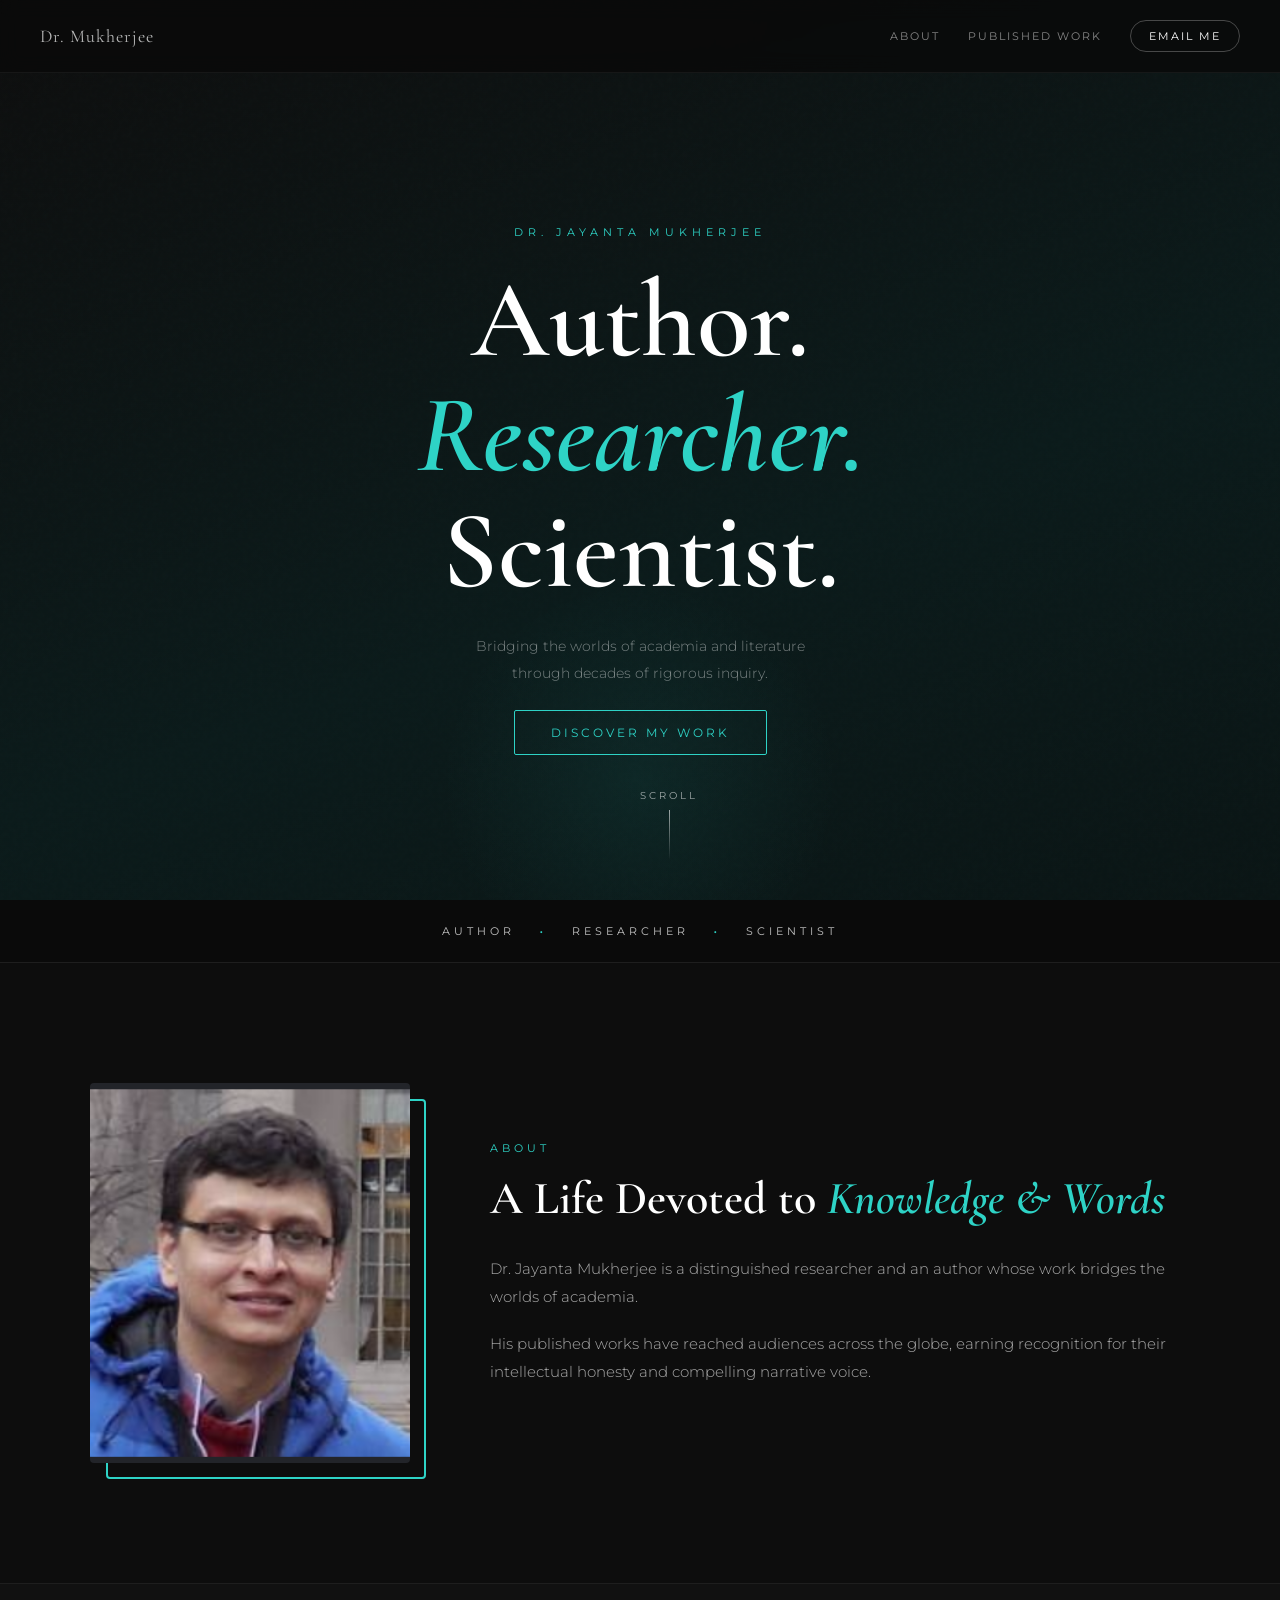
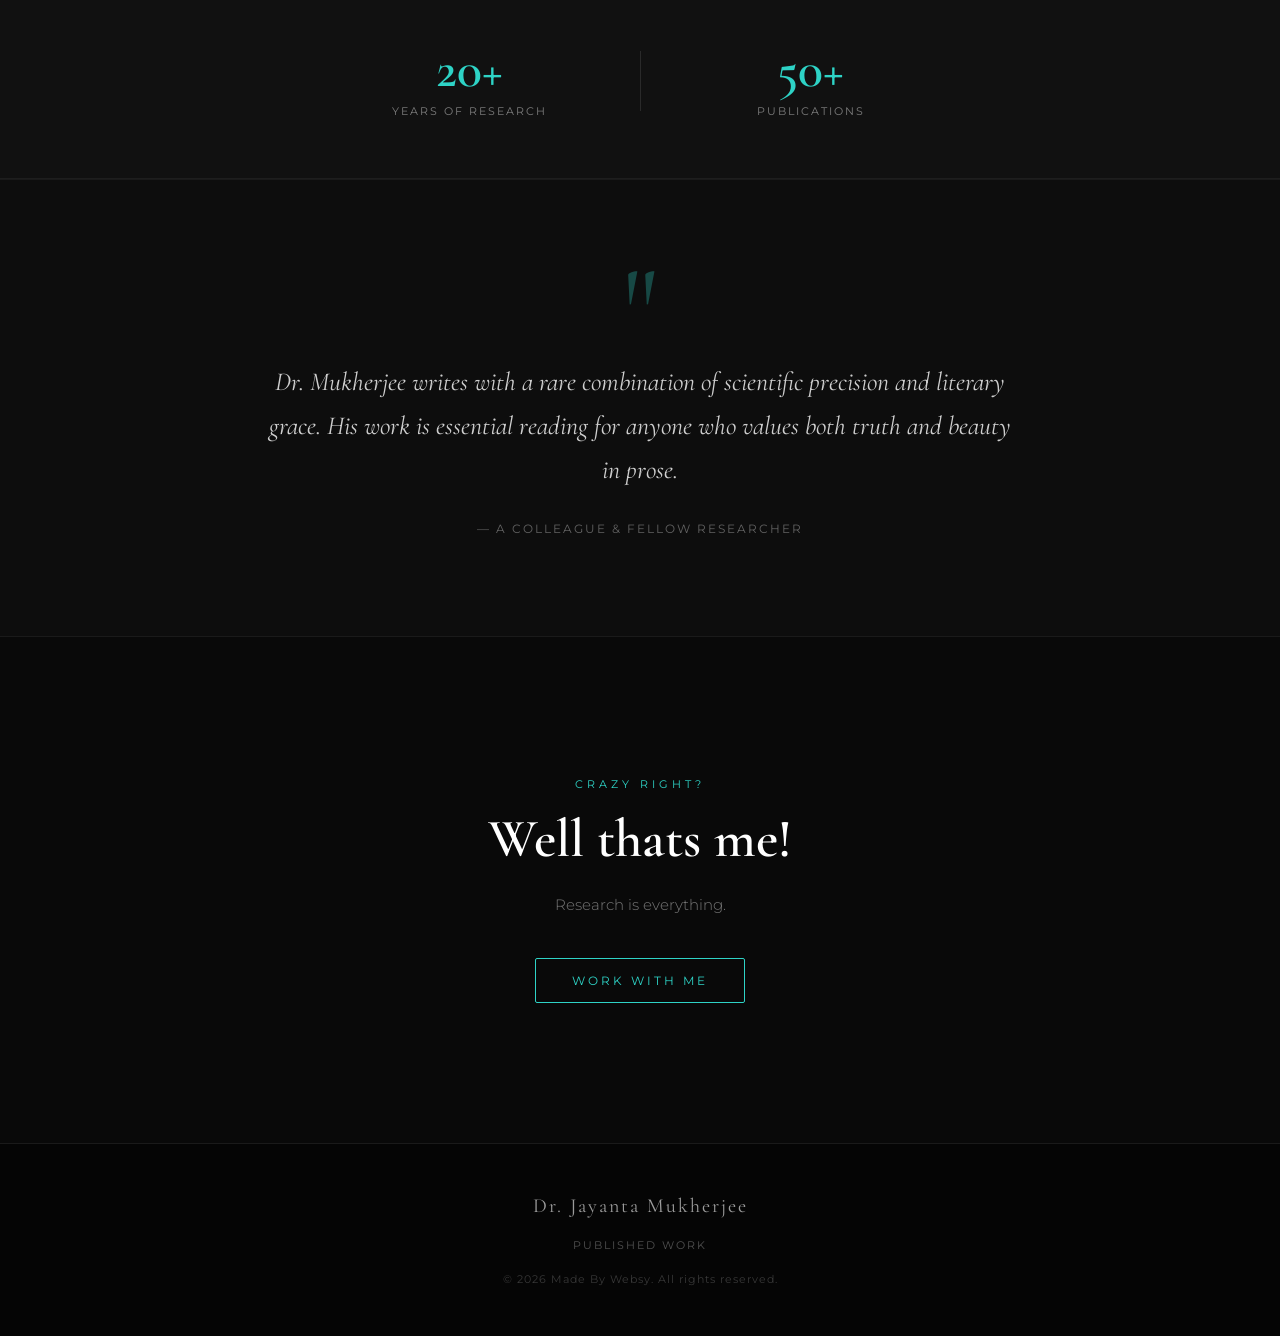
<file: index.html>
<!DOCTYPE html>
<html lang="en">
<head>
  <meta charset="UTF-8">
  <meta name="viewport" content="width=device-width, initial-scale=1.0">
  <title>Dr. Jayanta Mukherjee</title>
  <link rel="stylesheet" href="style.css">
  <link href="https://fonts.googleapis.com/css2?family=Cormorant+Garamond:ital,wght@0,400;0,600;1,400&family=Montserrat:wght@300;400;600;700&display=swap" rel="stylesheet">
</head>

<body>
    <nav class="site-nav">
    <span class="site-nav-name">Dr. Mukherjee</span>
    <div class="site-nav-links">
      <a href="#about">About</a>
      <a href="published.html">Published Work</a>
      <a href="mailto:jayanta@ee.iitb.ac.in" class="site-nav-cta">Email Me</a>
    </div>
  </nav>
  <section class="hero-section" id="home">
    <div class="hero-content">
      <p class="hero-label">Dr. Jayanta Mukherjee</p>
      <h1 class="hero-heading">Author.<br><em>Researcher.</em><br>Scientist.</h1>
      <p class="hero-sub">Bridging the worlds of academia and literature<br>through decades of rigorous inquiry.</p>
      <a href="#about" class="main-btn">Discover My Work</a>
    </div>
    <div class="scroll-indicator">
      <span>scroll</span>
      <div class="scroll-line"></div>
    </div>
  </section>


  <!-- ===== NEW: TAGLINE STRIP ===== -->
  <section class="tagline-strip">
    <div class="tagline-inner">
      <span>Author</span>
      <span class="dot">·</span>
      <span>Researcher</span>
      <span class="dot">·</span>
      <span>Scientist</span>
    </div>
  </section>

  <!-- ===== NEW: ABOUT SECTION ===== -->
  <section class="about-section" id="about">
    <div class="about-container">
      <div class="about-image-wrap">
        <img src="dude.png" alt="Dr. Jayanta Mukherjee" class="about-photo" />
        <div class="about-image-border"></div>
      </div>
      <div class="about-text">
        <p class="section-label">About</p>
        <h2 class="section-heading">A Life Devoted to <em>Knowledge & Words</em></h2>
        <p class="about-body">
          Dr. Jayanta Mukherjee is a distinguished researcher and an author whose work bridges the worlds of academia. 
        </p>
        <p class="about-body">
          His published works have reached audiences across the globe, earning recognition for their intellectual honesty and compelling narrative voice.
        </p>
      </div>
    </div>
  </section>

  <!-- ===== NEW: STATS STRIP ===== -->
  <section class="stats-strip">
    <div class="stat">
      <span class="stat-number">20+</span>
      <span class="stat-label">Years of Research</span>
    </div>
    <div class="stat-divider"></div>
    <div class="stat">
      <span class="stat-number">50+</span>
      <span class="stat-label">Publications</span>
    </div>
  </section>

  <!-- ===== NEW: FEATURED WORK =====
  <section class="work-section" id="work">
    <div class="work-container">
      <p class="section-label center">Featured Work</p>
      <h2 class="section-heading center">Selected Publications</h2>

      <div class="work-grid">
        <div class="work-card">
          <div class="work-card-tag">Research</div>
          <h3 class="work-card-title">The Architecture of Thought</h3>
          <p class="work-card-desc">A deep exploration of cognitive frameworks and how they shape modern scientific inquiry.</p>
          <a href="published.html" class="work-card-link">Read More →</a>
        </div>
        <div class="work-card">
          <div class="work-card-tag">Essay</div>
          <h3 class="work-card-title">Language as a Living System</h3>
          <p class="work-card-desc">How the evolution of language mirrors the evolution of culture across centuries.</p>
          <a href="published.html" class="work-card-link">Read More →</a>
        </div>
      </div>
    </div>
  </section> -->

  <!-- ===== NEW: TESTIMONIAL ===== -->
  <section class="testimonial-section">
    <div class="testimonial-inner">
      <div class="quote-mark">"</div>
      <p class="testimonial-text">Dr. Mukherjee writes with a rare combination of scientific precision and literary grace. His work is essential reading for anyone who values both truth and beauty in prose.</p>
      <p class="testimonial-author">— A Colleague & Fellow Researcher</p>
    </div>
  </section>

  <!-- ===== NEW: CONTACT / CTA ===== -->
  <section class="cta-section" id="contact">
    <div class="cta-inner">
      <p class="section-label center">crazy right?</p>
      <h2 class="cta-heading">Well thats me!</h2>
      <p class="cta-sub">Research is everything.</p>
      <a href="" class="main-btn cta-btn">Work With Me</a>
    </div>
  </section>

  <!-- ===== NEW: FOOTER ===== -->
  <footer class="footer">
    <p class="footer-name">Dr. Jayanta Mukherjee</p>
    <div class="footer-links">
      <a href="published.html">Published Work</a>  
    </div>
    <p class="footer-copy">© 2026 Made By Websy. All rights reserved.</p>
  </footer>

</body>
</html>
</file>
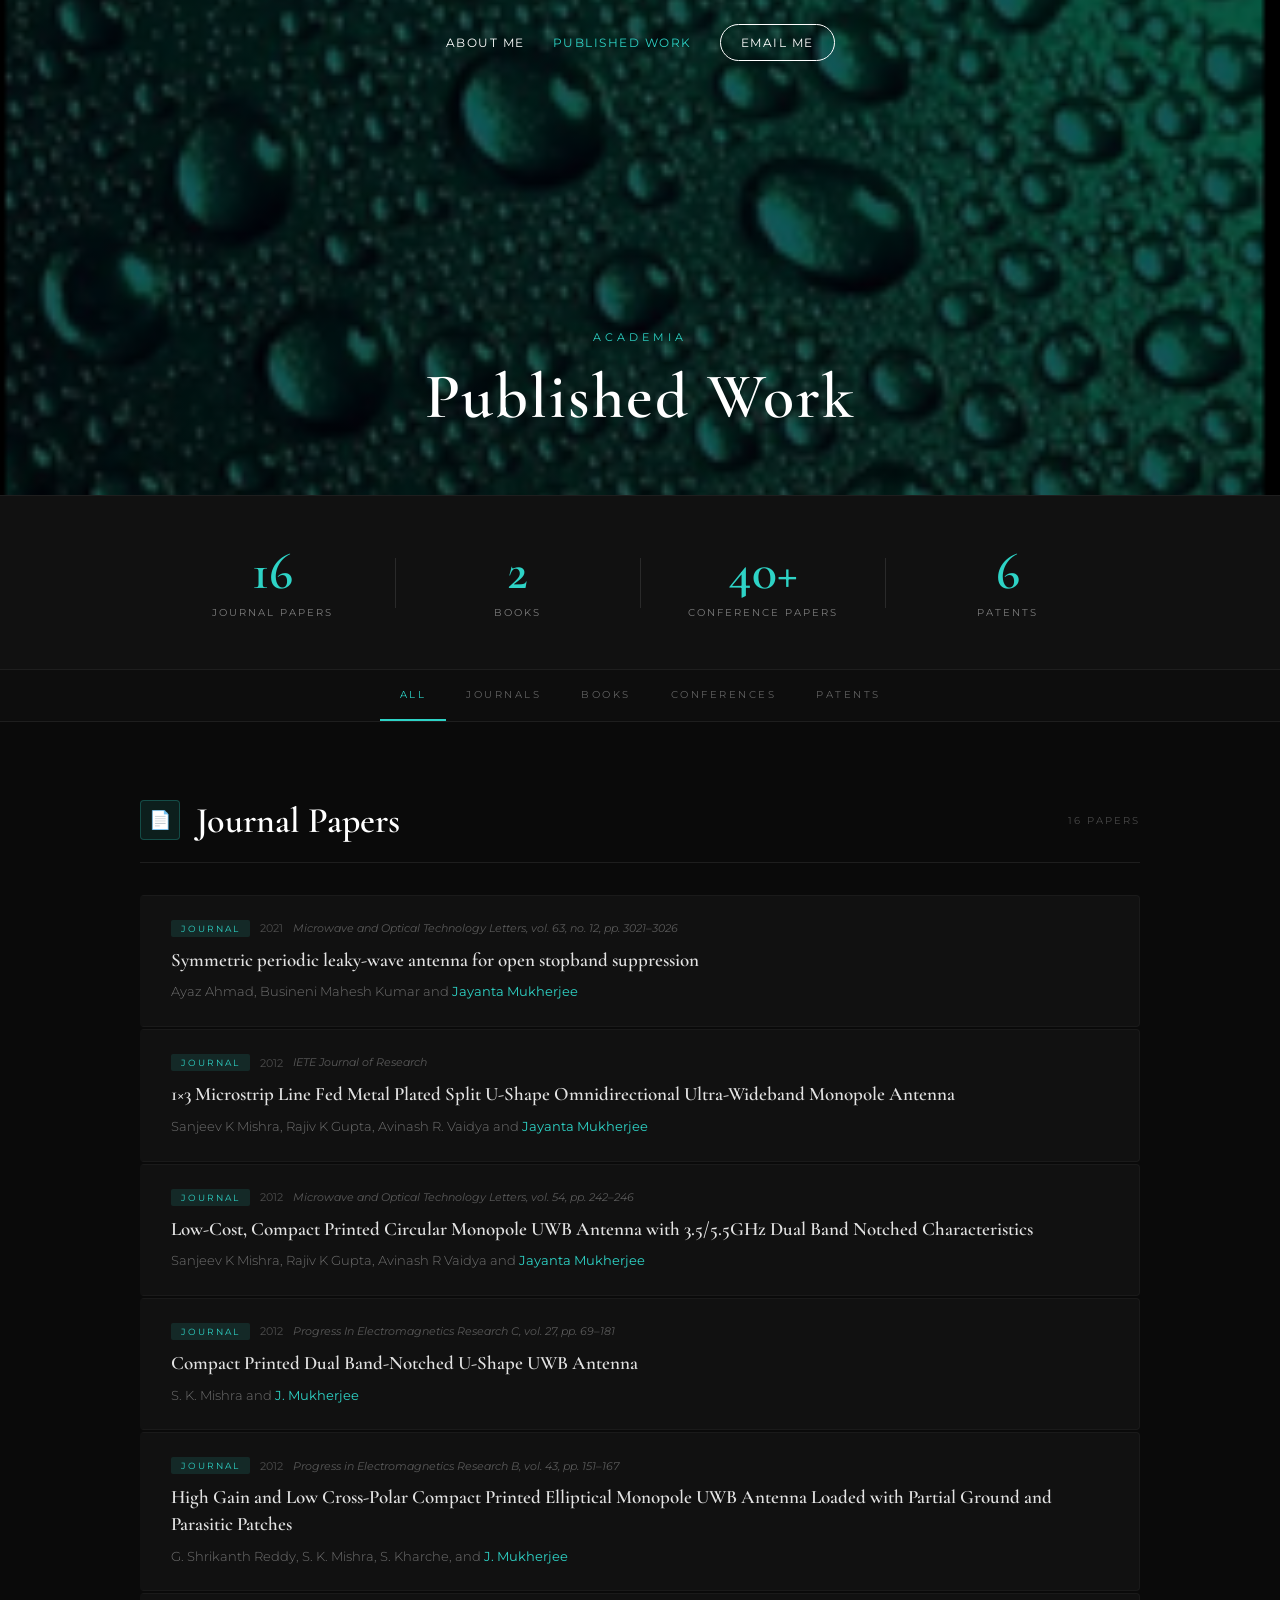
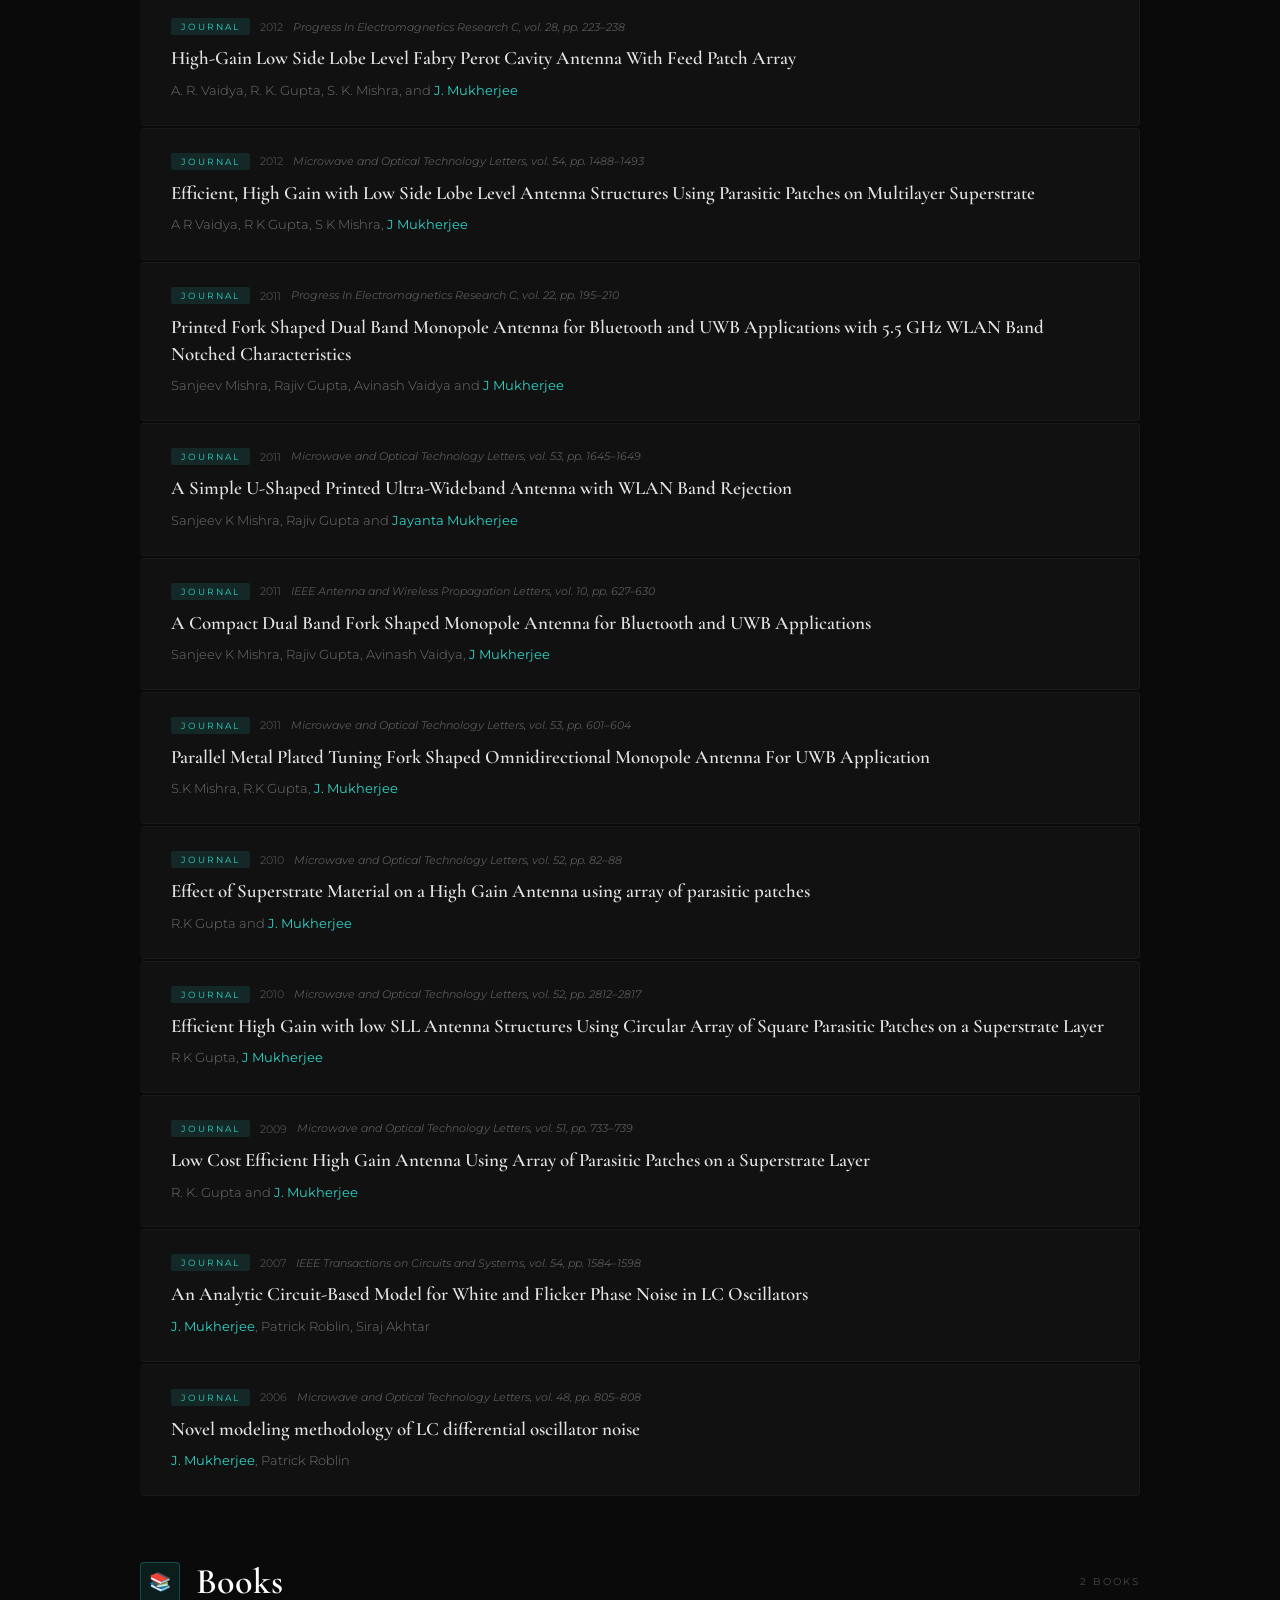
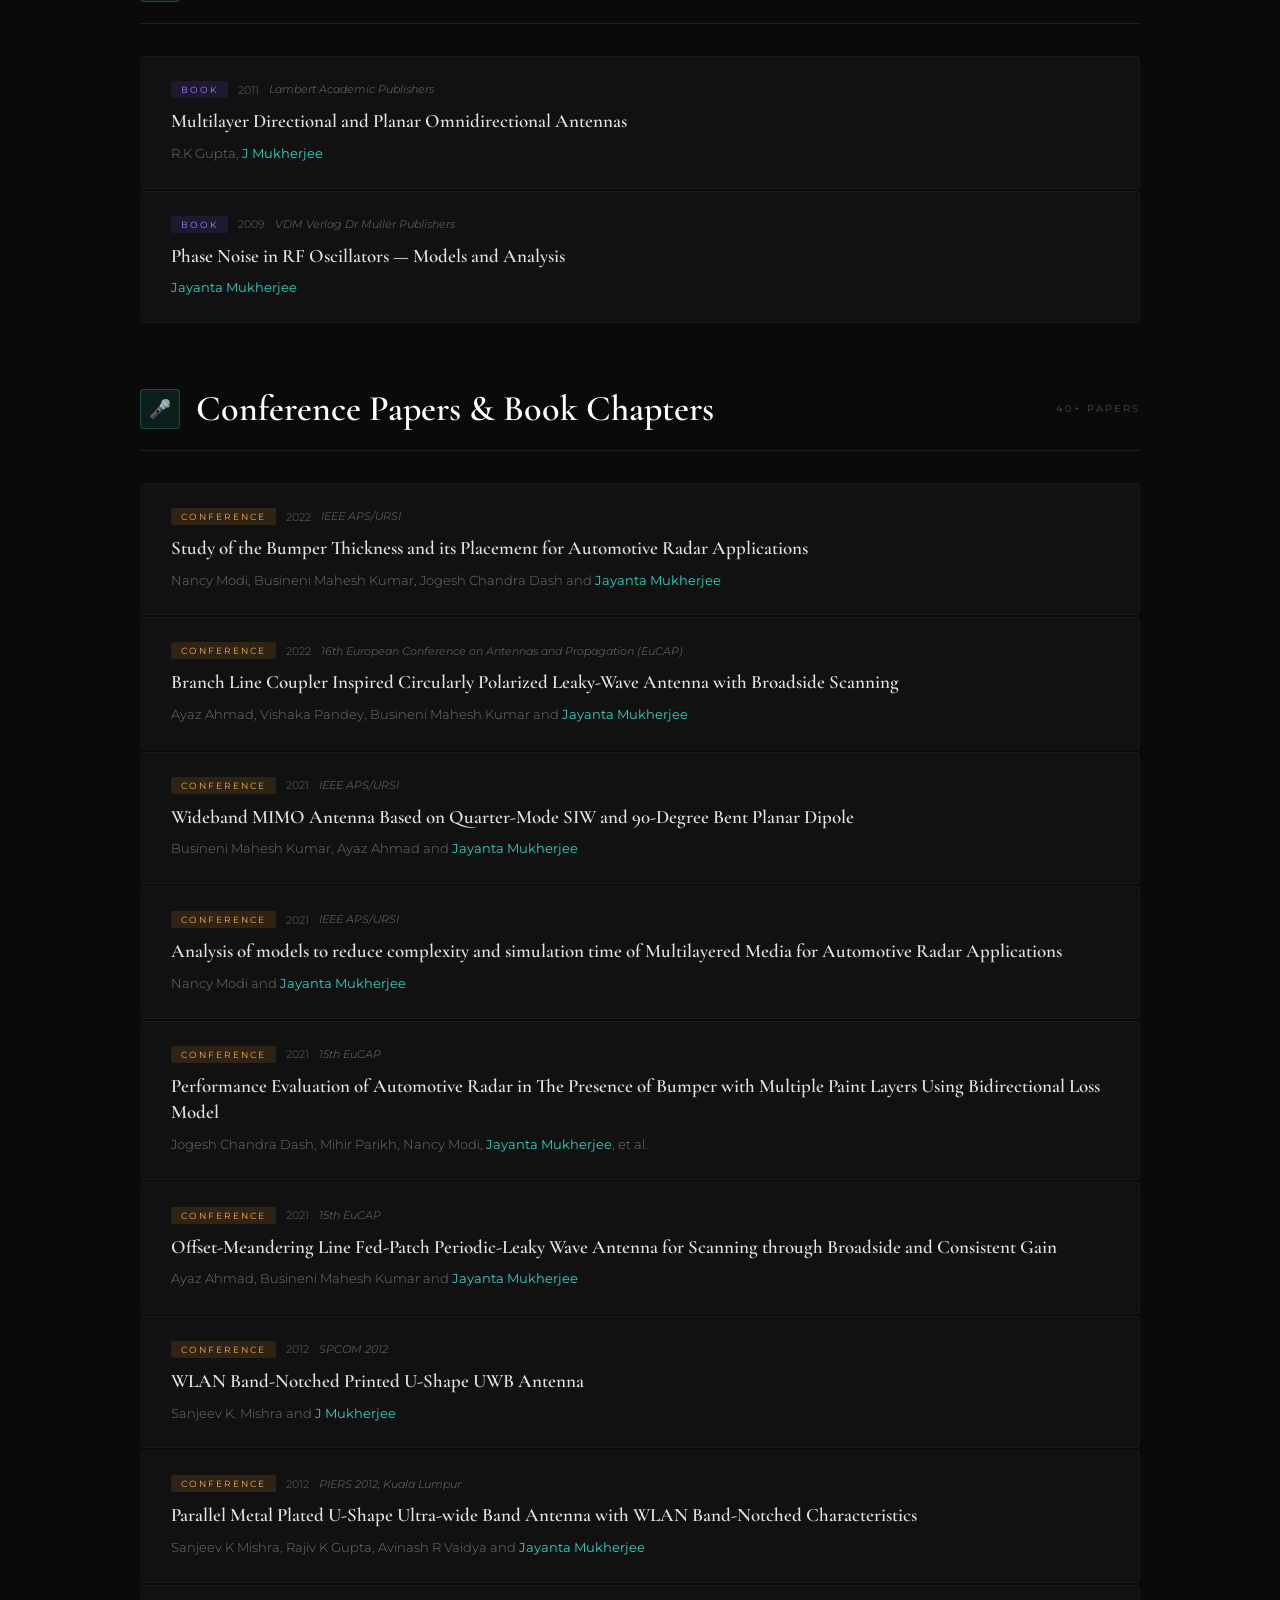
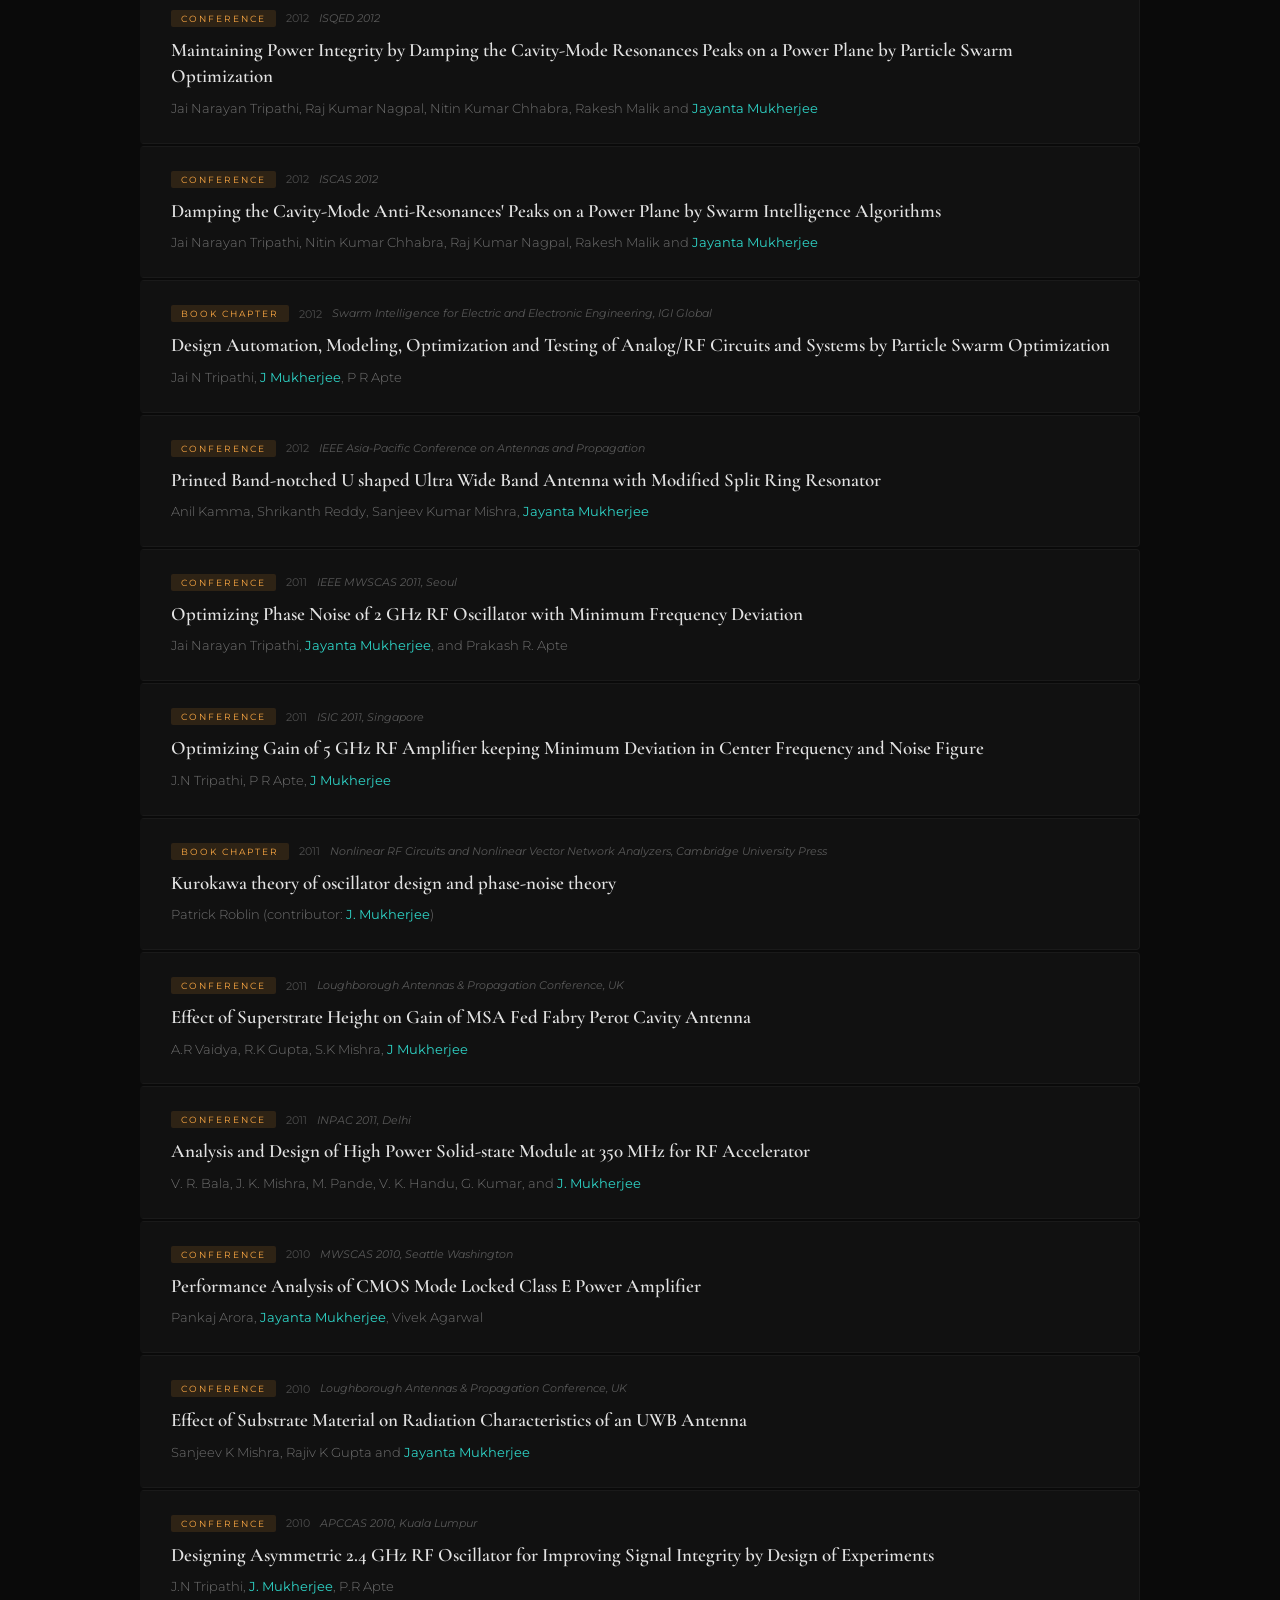
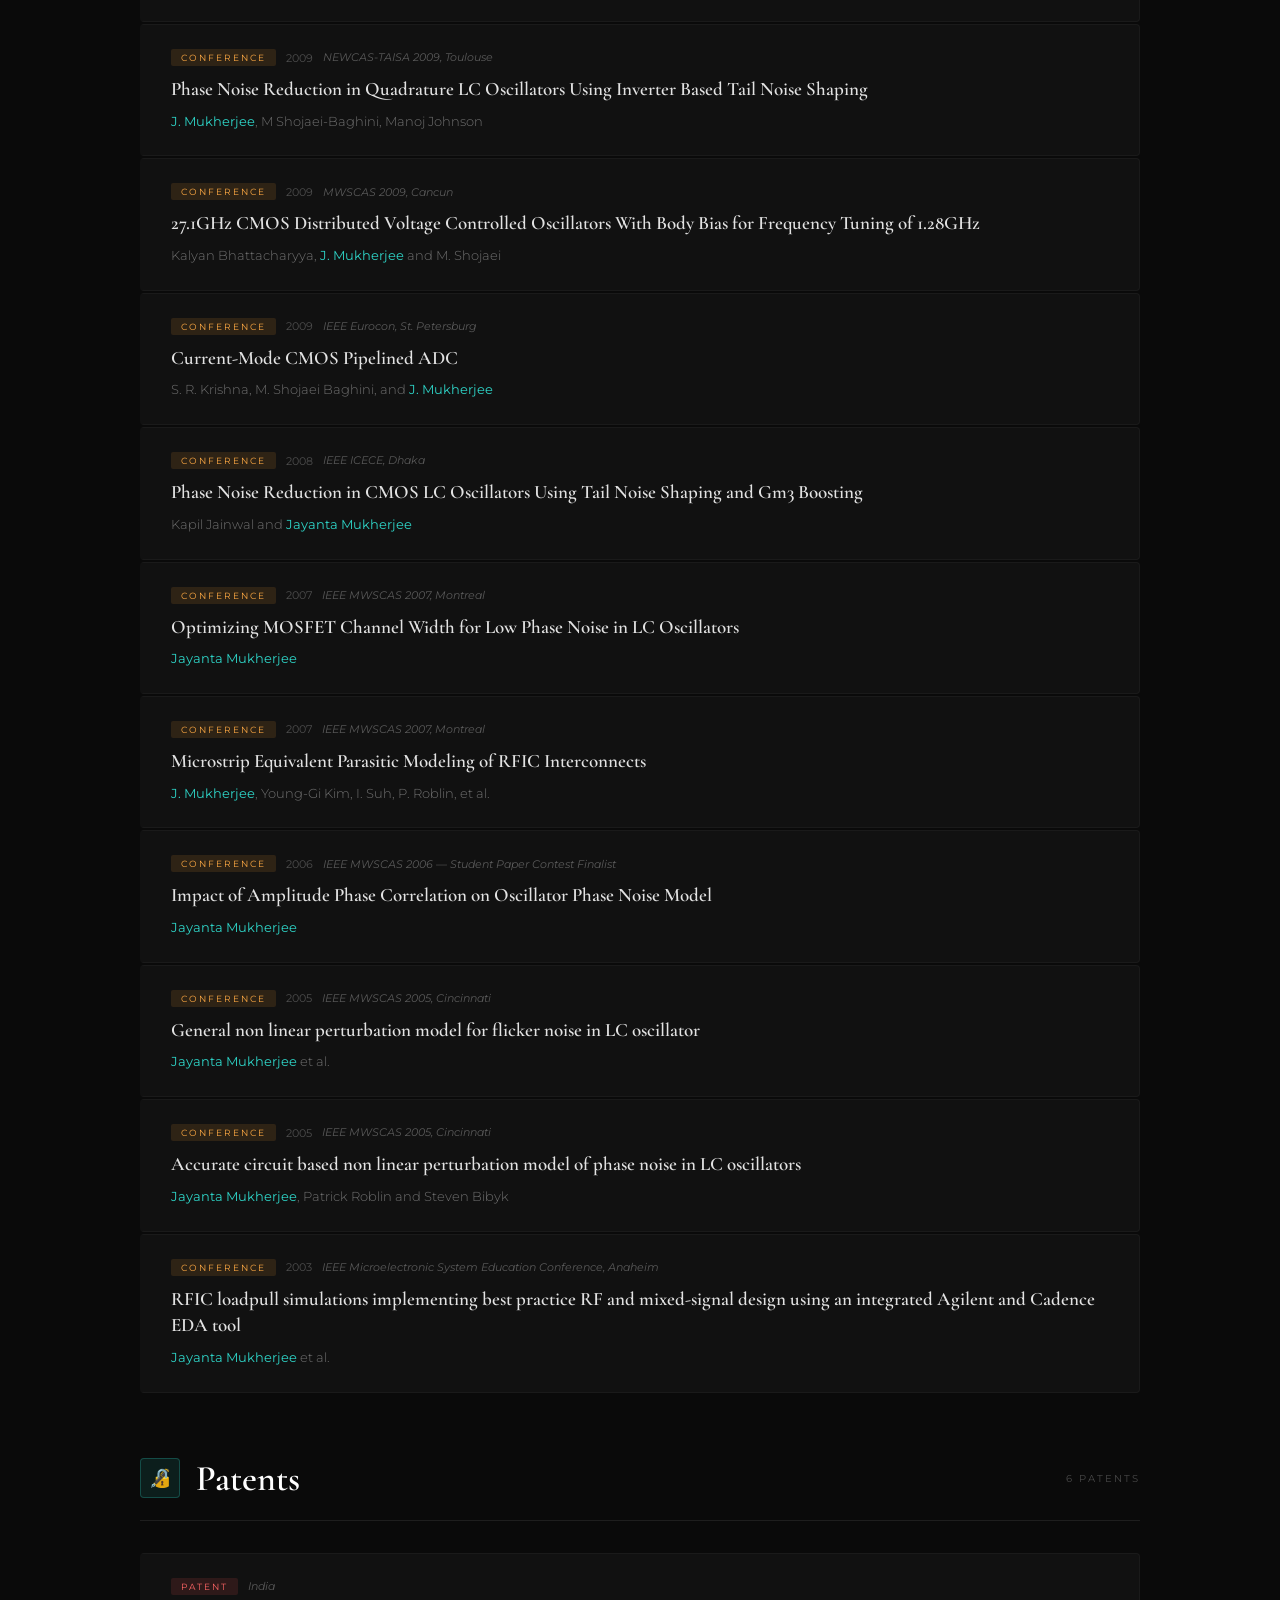
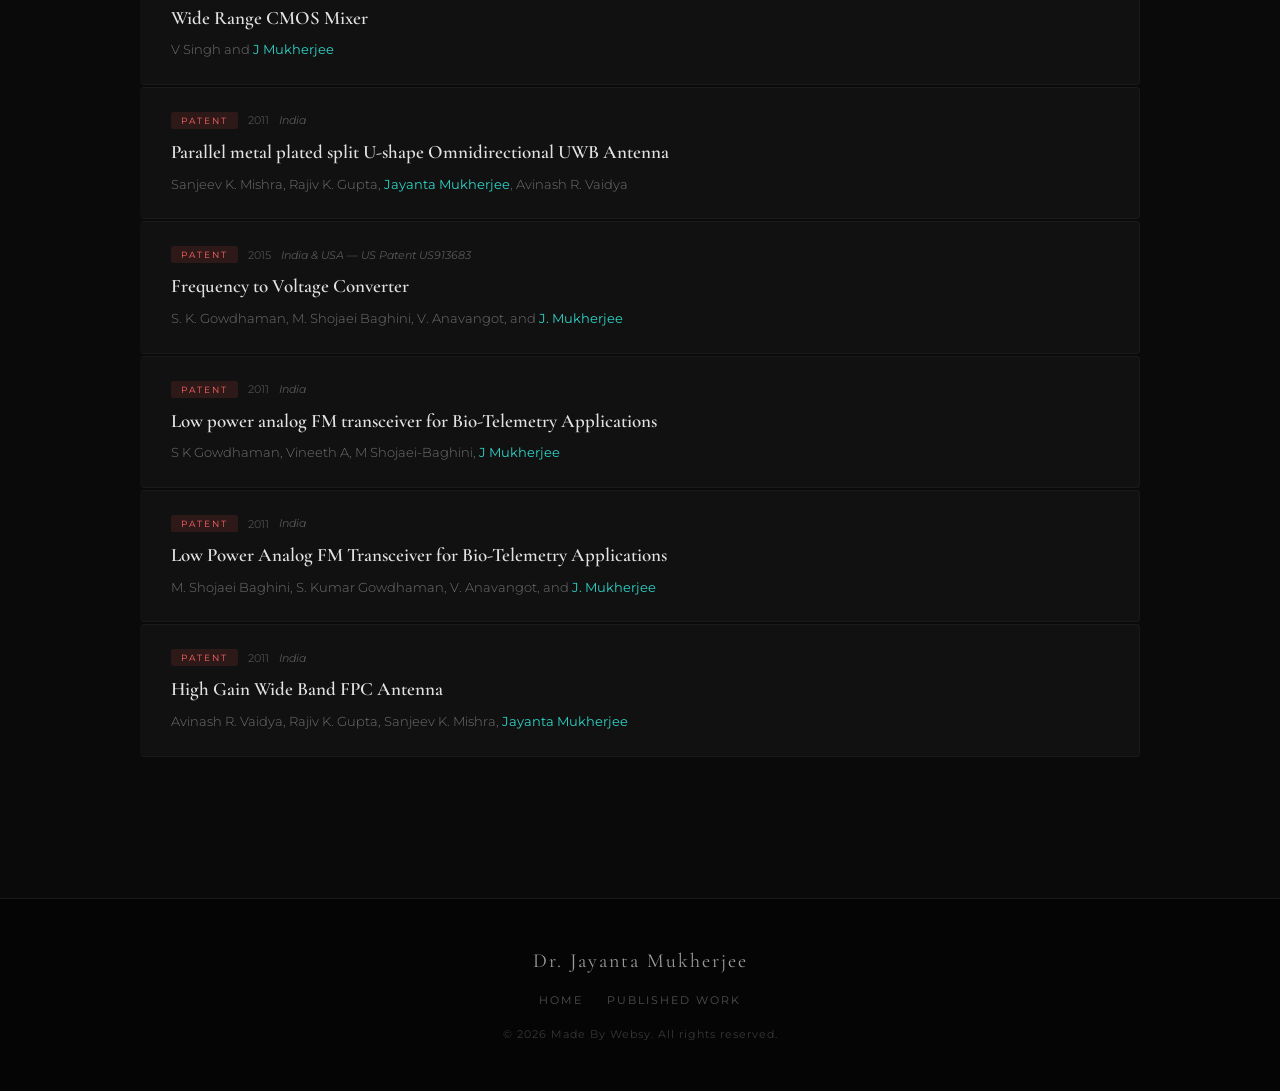
<file: published.html>
<!DOCTYPE html>
<html lang="en">
<head>
  <meta charset="UTF-8">
  <meta name="viewport" content="width=device-width, initial-scale=1.0">
  <title>Published Work — Dr. Jayanta Mukherjee</title>
  <link rel="stylesheet" href="style.css">
  <link href="https://fonts.googleapis.com/css2?family=Cormorant+Garamond:ital,wght@0,400;0,600;1,400&family=Montserrat:wght@300;400;600;700&display=swap" rel="stylesheet">
  <style>

    /* ============================================
       PUBLISHED PAGE — RESPONSIVE STYLES
       ============================================ */

    /* ---- Hero ---- */
    .pub-hero {
      width: 100%;
      min-height: 55vh;
      background:
        linear-gradient(rgba(0,0,0,0.65), rgba(0,0,0,0.65)),
        url(green.png);
      background-size: cover;
      background-position: center;
      color: white;
      position: relative;
      display: flex;
      flex-direction: column;
      justify-content: flex-end;
      padding: 0 0 60px 0;
    }

    .pub-hero-nav {
      position: absolute;
      top: 0; left: 0;
      width: 100%;
      padding: 24px 40px;
      display: flex;
      justify-content: center;
      align-items: center;
      gap: 28px;
      flex-wrap: wrap;
      box-sizing: border-box;
    }

    .pub-hero-nav a {
      color: white;
      text-decoration: none;
      font-size: 12px;
      letter-spacing: 1.5px;
      text-transform: uppercase;
      font-family: 'Montserrat', sans-serif;
      transition: color 0.3s;
      white-space: nowrap;
    }

    .pub-hero-nav a:hover { color: #2ed3c6; }
    .pub-hero-nav a.active { color: #2ed3c6; }

    .pub-hero-nav .nav-cta {
      border: 1.5px solid white;
      padding: 10px 20px;
      border-radius: 30px;
      transition: border-color 0.3s, color 0.3s;
    }

    .pub-hero-nav .nav-cta:hover {
      border-color: #2ed3c6;
      color: #2ed3c6;
    }

    .pub-hero-content {
      text-align: center;
      padding: 0 20px;
    }

    .pub-hero-content .section-label {
      margin-bottom: 14px;
    }

    .pub-hero-title {
      font-family: 'Cormorant Garamond', serif;
      font-size: clamp(36px, 8vw, 64px);
      font-weight: 600;
      color: white;
      letter-spacing: 2px;
    }

    /* ---- Stats strip ---- */
    .pub-stats {
      background: #111;
      border-top: 1px solid #1e1e1e;
      border-bottom: 1px solid #1e1e1e;
      padding: 50px 40px;
      display: flex;
      justify-content: center;
      align-items: center;
      flex-wrap: wrap;
      gap: 32px;
    }

    .pub-stat {
      flex: 1;
      min-width: 100px;
      max-width: 180px;
      display: flex;
      flex-direction: column;
      align-items: center;
      gap: 8px;
    }

    .pub-stat-number {
      font-family: 'Cormorant Garamond', serif;
      font-size: clamp(36px, 5vw, 52px);
      font-weight: 600;
      color: #2ed3c6;
      line-height: 1;
    }

    .pub-stat-label {
      font-size: 10px;
      letter-spacing: 2px;
      text-transform: uppercase;
      color: rgba(255,255,255,0.45);
      font-family: 'Montserrat', sans-serif;
      text-align: center;
    }

    .pub-stat-divider {
      width: 1px;
      height: 50px;
      background: #2a2a2a;
      flex-shrink: 0;
    }

    /* ---- Filter bar ---- */
    .filter-bar {
      background: #0d0d0d;
      border-bottom: 1px solid #1e1e1e;
      padding: 0 20px;
      display: flex;
      justify-content: center;
      align-items: center;
      flex-wrap: wrap;
      gap: 0;
      position: sticky;
      top: 0;
      z-index: 100;
      overflow-x: auto;
      -webkit-overflow-scrolling: touch;
      scrollbar-width: none;
    }

    .filter-bar::-webkit-scrollbar { display: none; }

    .filter-tab {
      padding: 18px 20px;
      font-size: 10px;
      letter-spacing: 2.5px;
      text-transform: uppercase;
      color: rgba(255,255,255,0.35);
      cursor: pointer;
      border-bottom: 2px solid transparent;
      transition: color 0.3s, border-color 0.3s;
      font-family: 'Montserrat', sans-serif;
      background: none;
      border-left: none;
      border-right: none;
      border-top: none;
      white-space: nowrap;
      flex-shrink: 0;
    }

    .filter-tab:hover { color: rgba(255,255,255,0.7); }

    .filter-tab.active {
      color: #2ed3c6;
      border-bottom: 2px solid #2ed3c6;
    }

    /* ---- Publications body ---- */
    .pub-body {
      background: #0a0a0a;
      min-height: 60vh;
      padding: clamp(32px, 6vw, 80px) clamp(16px, 6vw, 80px);
    }

    .pub-section {
      max-width: 1000px;
      margin: 0 auto 64px auto;
      display: none;
    }

    .pub-section.visible { display: block; }

    .pub-section-header {
      display: flex;
      align-items: center;
      gap: 16px;
      margin-bottom: 32px;
      padding-bottom: 20px;
      border-bottom: 1px solid #1e1e1e;
      flex-wrap: wrap;
    }

    .pub-section-icon {
      width: 40px;
      height: 40px;
      background: rgba(46,211,198,0.1);
      border: 1px solid rgba(46,211,198,0.25);
      border-radius: 4px;
      display: flex;
      align-items: center;
      justify-content: center;
      font-size: 18px;
      flex-shrink: 0;
    }

    .pub-section-title {
      font-family: 'Cormorant Garamond', serif;
      font-size: clamp(24px, 4vw, 36px);
      font-weight: 600;
      color: white;
    }

    .pub-count {
      margin-left: auto;
      font-size: 10px;
      letter-spacing: 2px;
      color: rgba(255,255,255,0.25);
      font-family: 'Montserrat', sans-serif;
    }

    /* ---- Publication cards ---- */
    .pub-list {
      display: flex;
      flex-direction: column;
      gap: 2px;
    }

    .pub-item {
      background: #111;
      border: 1px solid #1a1a1a;
      border-left: 3px solid transparent;
      border-radius: 4px;
      padding: clamp(16px, 3vw, 24px) clamp(16px, 3vw, 28px);
      transition: border-left-color 0.3s, background 0.3s, transform 0.3s;
    }

    .pub-item:hover {
      border-left-color: #2ed3c6;
      background: #141414;
      transform: translateX(4px);
    }

    .pub-item-meta {
      display: flex;
      align-items: center;
      gap: 10px;
      margin-bottom: 10px;
      flex-wrap: wrap;
    }

    .pub-tag {
      font-size: 9px;
      letter-spacing: 2px;
      text-transform: uppercase;
      padding: 3px 10px;
      border-radius: 2px;
      font-family: 'Montserrat', sans-serif;
      white-space: nowrap;
    }

    .pub-tag.journal  { background: rgba(46,211,198,0.12); color: #2ed3c6; }
    .pub-tag.book     { background: rgba(120,80,255,0.12);  color: #a080ff; }
    .pub-tag.conf     { background: rgba(255,160,50,0.12);  color: #ffaa44; }
    .pub-tag.patent   { background: rgba(255,80,80,0.12);   color: #ff6666; }

    .pub-year {
      font-size: 11px;
      color: rgba(255,255,255,0.25);
      font-family: 'Montserrat', sans-serif;
    }

    .pub-venue {
      font-size: 11px;
      color: rgba(255,255,255,0.3);
      font-style: italic;
      font-family: 'Montserrat', sans-serif;
      line-height: 1.5;
    }

    .pub-title {
      font-family: 'Cormorant Garamond', serif;
      font-size: clamp(16px, 2.5vw, 19px);
      font-weight: 600;
      color: rgba(255,255,255,0.88);
      margin-bottom: 8px;
      line-height: 1.4;
    }

    .pub-authors {
      font-size: 13px;
      color: rgba(255,255,255,0.4);
      line-height: 1.6;
      font-family: 'Montserrat', sans-serif;
      font-weight: 300;
    }

    .pub-authors strong {
      color: #2ed3c6;
      font-weight: 400;
    }

    /* ---- Footer ---- */
    .footer {
      background: #050505;
      border-top: 1px solid #1a1a1a;
      padding: 50px 24px;
      display: flex;
      flex-direction: column;
      align-items: center;
      gap: 20px;
      font-family: 'Montserrat', sans-serif;
    }

    .footer-name {
      font-family: 'Cormorant Garamond', serif;
      font-size: 20px;
      color: rgba(255,255,255,0.6);
      letter-spacing: 2px;
    }

    .footer-links {
      display: flex;
      gap: 24px;
      flex-wrap: wrap;
      justify-content: center;
    }

    .footer-links a {
      font-size: 11px;
      letter-spacing: 2px;
      text-transform: uppercase;
      color: rgba(255,255,255,0.3);
      text-decoration: none;
      transition: color 0.3s;
    }

    .footer-links a:hover { color: #2ed3c6; }

    .footer-copy {
      font-size: 11px;
      color: rgba(255,255,255,0.2);
      letter-spacing: 1px;
      text-align: center;
    }

    /* ============================================
       RESPONSIVE BREAKPOINTS
       ============================================ */

    /* Tablet */
    @media (max-width: 768px) {
      .pub-hero { min-height: 45vh; padding-bottom: 48px; }
      .pub-hero-nav { padding: 20px 24px; gap: 16px; }
      .pub-hero-nav a { font-size: 11px; }
      .pub-hero-nav .nav-cta { padding: 8px 16px; }

      .pub-stat-divider { display: none; }
      .pub-stats { gap: 24px; padding: 40px 24px; }
      .pub-stat { min-width: 80px; }

      .pub-count { width: 100%; margin-left: 0; }
      .pub-item:hover { transform: none; } /* no translateX on touch */
    }

    /* Mobile */
    @media (max-width: 480px) {
      .pub-hero { min-height: 40vh; }
      .pub-hero-nav {
        gap: 12px;
        padding: 16px;
        justify-content: center;
      }
      .pub-hero-nav a { font-size: 10px; letter-spacing: 1px; }
      .pub-hero-nav .nav-cta { padding: 7px 14px; }

      .filter-tab { padding: 14px 14px; font-size: 9px; letter-spacing: 1.5px; }

      .pub-stats { flex-direction: column; align-items: center; gap: 20px; padding: 32px 16px; }
      .pub-stat { max-width: 100%; width: 100%; flex-direction: row; justify-content: center; gap: 16px; }
      .pub-stat-number { font-size: 36px; }

      .pub-section-header { gap: 12px; }
      .pub-section-icon { width: 34px; height: 34px; font-size: 15px; }

      .pub-item-meta { gap: 8px; }
      .pub-venue { display: block; width: 100%; margin-top: 4px; }

      .footer { padding: 40px 16px; }
      .footer-links { gap: 16px; }
    }

    /* Very small screens */
    @media (max-width: 360px) {
      .pub-hero-nav { flex-direction: column; gap: 10px; padding-top: 12px; }
      .filter-tab { padding: 12px 10px; font-size: 8.5px; }
    }

  </style>
</head>

<body style="background:#0a0a0a; overflow-x:hidden;">

  <!-- HERO + NAV -->
  <section class="pub-hero">
    <nav class="pub-hero-nav">
      <a href="index.html">About Me</a>
      <a href="published.html" class="active">Published Work</a>
      <a href="mailto:jayanta@ee.iitb.ac.in" class="nav-cta">Email Me</a>
    </nav>
    <div class="pub-hero-content">
      <p class="section-label center">Academia</p>
      <h1 class="pub-hero-title">Published Work</h1>
    </div>
  </section>

  <!-- STATS -->
  <div class="pub-stats">
    <div class="pub-stat">
      <span class="pub-stat-number">16</span>
      <span class="pub-stat-label">Journal Papers</span>
    </div>
    <div class="pub-stat-divider"></div>
    <div class="pub-stat">
      <span class="pub-stat-number">2</span>
      <span class="pub-stat-label">Books</span>
    </div>
    <div class="pub-stat-divider"></div>
    <div class="pub-stat">
      <span class="pub-stat-number">40+</span>
      <span class="pub-stat-label">Conference Papers</span>
    </div>
    <div class="pub-stat-divider"></div>
    <div class="pub-stat">
      <span class="pub-stat-number">6</span>
      <span class="pub-stat-label">Patents</span>
    </div>
  </div>

  <!-- FILTER TABS -->
  <div class="filter-bar">
    <button class="filter-tab active" onclick="showSection('all', this)">All</button>
    <button class="filter-tab" onclick="showSection('journals', this)">Journals</button>
    <button class="filter-tab" onclick="showSection('books', this)">Books</button>
    <button class="filter-tab" onclick="showSection('conferences', this)">Conferences</button>
    <button class="filter-tab" onclick="showSection('patents', this)">Patents</button>
  </div>

  <!-- PUBLICATIONS BODY -->
  <div class="pub-body">

    <!-- JOURNAL PAPERS -->
    <div class="pub-section visible" id="journals">
      <div class="pub-section-header">
        <div class="pub-section-icon">📄</div>
        <h2 class="pub-section-title">Journal Papers</h2>
        <span class="pub-count">16 PAPERS</span>
      </div>
      <div class="pub-list">

        <div class="pub-item">
          <div class="pub-item-meta">
            <span class="pub-tag journal">Journal</span>
            <span class="pub-year">2021</span>
            <span class="pub-venue">Microwave and Optical Technology Letters, vol. 63, no. 12, pp. 3021–3026</span>
          </div>
          <div class="pub-title">Symmetric periodic leaky-wave antenna for open stopband suppression</div>
          <div class="pub-authors">Ayaz Ahmad, Busineni Mahesh Kumar and <strong>Jayanta Mukherjee</strong></div>
        </div>

        <div class="pub-item">
          <div class="pub-item-meta">
            <span class="pub-tag journal">Journal</span>
            <span class="pub-year">2012</span>
            <span class="pub-venue">IETE Journal of Research</span>
          </div>
          <div class="pub-title">1×3 Microstrip Line Fed Metal Plated Split U-Shape Omnidirectional Ultra-Wideband Monopole Antenna</div>
          <div class="pub-authors">Sanjeev K Mishra, Rajiv K Gupta, Avinash R. Vaidya and <strong>Jayanta Mukherjee</strong></div>
        </div>

        <div class="pub-item">
          <div class="pub-item-meta">
            <span class="pub-tag journal">Journal</span>
            <span class="pub-year">2012</span>
            <span class="pub-venue">Microwave and Optical Technology Letters, vol. 54, pp. 242–246</span>
          </div>
          <div class="pub-title">Low-Cost, Compact Printed Circular Monopole UWB Antenna with 3.5/5.5GHz Dual Band Notched Characteristics</div>
          <div class="pub-authors">Sanjeev K Mishra, Rajiv K Gupta, Avinash R Vaidya and <strong>Jayanta Mukherjee</strong></div>
        </div>

        <div class="pub-item">
          <div class="pub-item-meta">
            <span class="pub-tag journal">Journal</span>
            <span class="pub-year">2012</span>
            <span class="pub-venue">Progress In Electromagnetics Research C, vol. 27, pp. 69–181</span>
          </div>
          <div class="pub-title">Compact Printed Dual Band-Notched U-Shape UWB Antenna</div>
          <div class="pub-authors">S. K. Mishra and <strong>J. Mukherjee</strong></div>
        </div>

        <div class="pub-item">
          <div class="pub-item-meta">
            <span class="pub-tag journal">Journal</span>
            <span class="pub-year">2012</span>
            <span class="pub-venue">Progress in Electromagnetics Research B, vol. 43, pp. 151–167</span>
          </div>
          <div class="pub-title">High Gain and Low Cross-Polar Compact Printed Elliptical Monopole UWB Antenna Loaded with Partial Ground and Parasitic Patches</div>
          <div class="pub-authors">G. Shrikanth Reddy, S. K. Mishra, S. Kharche, and <strong>J. Mukherjee</strong></div>
        </div>

        <div class="pub-item">
          <div class="pub-item-meta">
            <span class="pub-tag journal">Journal</span>
            <span class="pub-year">2012</span>
            <span class="pub-venue">Progress In Electromagnetics Research C, vol. 28, pp. 223–238</span>
          </div>
          <div class="pub-title">High-Gain Low Side Lobe Level Fabry Perot Cavity Antenna With Feed Patch Array</div>
          <div class="pub-authors">A. R. Vaidya, R. K. Gupta, S. K. Mishra, and <strong>J. Mukherjee</strong></div>
        </div>

        <div class="pub-item">
          <div class="pub-item-meta">
            <span class="pub-tag journal">Journal</span>
            <span class="pub-year">2012</span>
            <span class="pub-venue">Microwave and Optical Technology Letters, vol. 54, pp. 1488–1493</span>
          </div>
          <div class="pub-title">Efficient, High Gain with Low Side Lobe Level Antenna Structures Using Parasitic Patches on Multilayer Superstrate</div>
          <div class="pub-authors">A R Vaidya, R K Gupta, S K Mishra, <strong>J Mukherjee</strong></div>
        </div>

        <div class="pub-item">
          <div class="pub-item-meta">
            <span class="pub-tag journal">Journal</span>
            <span class="pub-year">2011</span>
            <span class="pub-venue">Progress In Electromagnetics Research C, vol. 22, pp. 195–210</span>
          </div>
          <div class="pub-title">Printed Fork Shaped Dual Band Monopole Antenna for Bluetooth and UWB Applications with 5.5 GHz WLAN Band Notched Characteristics</div>
          <div class="pub-authors">Sanjeev Mishra, Rajiv Gupta, Avinash Vaidya and <strong>J Mukherjee</strong></div>
        </div>

        <div class="pub-item">
          <div class="pub-item-meta">
            <span class="pub-tag journal">Journal</span>
            <span class="pub-year">2011</span>
            <span class="pub-venue">Microwave and Optical Technology Letters, vol. 53, pp. 1645–1649</span>
          </div>
          <div class="pub-title">A Simple U-Shaped Printed Ultra-Wideband Antenna with WLAN Band Rejection</div>
          <div class="pub-authors">Sanjeev K Mishra, Rajiv Gupta and <strong>Jayanta Mukherjee</strong></div>
        </div>

        <div class="pub-item">
          <div class="pub-item-meta">
            <span class="pub-tag journal">Journal</span>
            <span class="pub-year">2011</span>
            <span class="pub-venue">IEEE Antenna and Wireless Propagation Letters, vol. 10, pp. 627–630</span>
          </div>
          <div class="pub-title">A Compact Dual Band Fork Shaped Monopole Antenna for Bluetooth and UWB Applications</div>
          <div class="pub-authors">Sanjeev K Mishra, Rajiv Gupta, Avinash Vaidya, <strong>J Mukherjee</strong></div>
        </div>

        <div class="pub-item">
          <div class="pub-item-meta">
            <span class="pub-tag journal">Journal</span>
            <span class="pub-year">2011</span>
            <span class="pub-venue">Microwave and Optical Technology Letters, vol. 53, pp. 601–604</span>
          </div>
          <div class="pub-title">Parallel Metal Plated Tuning Fork Shaped Omnidirectional Monopole Antenna For UWB Application</div>
          <div class="pub-authors">S.K Mishra, R.K Gupta, <strong>J. Mukherjee</strong></div>
        </div>

        <div class="pub-item">
          <div class="pub-item-meta">
            <span class="pub-tag journal">Journal</span>
            <span class="pub-year">2010</span>
            <span class="pub-venue">Microwave and Optical Technology Letters, vol. 52, pp. 82–88</span>
          </div>
          <div class="pub-title">Effect of Superstrate Material on a High Gain Antenna using array of parasitic patches</div>
          <div class="pub-authors">R.K Gupta and <strong>J. Mukherjee</strong></div>
        </div>

        <div class="pub-item">
          <div class="pub-item-meta">
            <span class="pub-tag journal">Journal</span>
            <span class="pub-year">2010</span>
            <span class="pub-venue">Microwave and Optical Technology Letters, vol. 52, pp. 2812–2817</span>
          </div>
          <div class="pub-title">Efficient High Gain with low SLL Antenna Structures Using Circular Array of Square Parasitic Patches on a Superstrate Layer</div>
          <div class="pub-authors">R K Gupta, <strong>J Mukherjee</strong></div>
        </div>

        <div class="pub-item">
          <div class="pub-item-meta">
            <span class="pub-tag journal">Journal</span>
            <span class="pub-year">2009</span>
            <span class="pub-venue">Microwave and Optical Technology Letters, vol. 51, pp. 733–739</span>
          </div>
          <div class="pub-title">Low Cost Efficient High Gain Antenna Using Array of Parasitic Patches on a Superstrate Layer</div>
          <div class="pub-authors">R. K. Gupta and <strong>J. Mukherjee</strong></div>
        </div>

        <div class="pub-item">
          <div class="pub-item-meta">
            <span class="pub-tag journal">Journal</span>
            <span class="pub-year">2007</span>
            <span class="pub-venue">IEEE Transactions on Circuits and Systems, vol. 54, pp. 1584–1598</span>
          </div>
          <div class="pub-title">An Analytic Circuit-Based Model for White and Flicker Phase Noise in LC Oscillators</div>
          <div class="pub-authors"><strong>J. Mukherjee</strong>, Patrick Roblin, Siraj Akhtar</div>
        </div>

        <div class="pub-item">
          <div class="pub-item-meta">
            <span class="pub-tag journal">Journal</span>
            <span class="pub-year">2006</span>
            <span class="pub-venue">Microwave and Optical Technology Letters, vol. 48, pp. 805–808</span>
          </div>
          <div class="pub-title">Novel modeling methodology of LC differential oscillator noise</div>
          <div class="pub-authors"><strong>J. Mukherjee</strong>, Patrick Roblin</div>
        </div>

      </div>
    </div>

    <!-- BOOKS -->
    <div class="pub-section visible" id="books">
      <div class="pub-section-header">
        <div class="pub-section-icon">📚</div>
        <h2 class="pub-section-title">Books</h2>
        <span class="pub-count">2 BOOKS</span>
      </div>
      <div class="pub-list">

        <div class="pub-item">
          <div class="pub-item-meta">
            <span class="pub-tag book">Book</span>
            <span class="pub-year">2011</span>
            <span class="pub-venue">Lambert Academic Publishers</span>
          </div>
          <div class="pub-title">Multilayer Directional and Planar Omnidirectional Antennas</div>
          <div class="pub-authors">R.K Gupta, <strong>J Mukherjee</strong></div>
        </div>

        <div class="pub-item">
          <div class="pub-item-meta">
            <span class="pub-tag book">Book</span>
            <span class="pub-year">2009</span>
            <span class="pub-venue">VDM Verlag Dr Muller Publishers</span>
          </div>
          <div class="pub-title">Phase Noise in RF Oscillators — Models and Analysis</div>
          <div class="pub-authors"><strong>Jayanta Mukherjee</strong></div>
        </div>

      </div>
    </div>

    <!-- CONFERENCE PAPERS -->
    <div class="pub-section visible" id="conferences">
      <div class="pub-section-header">
        <div class="pub-section-icon">🎤</div>
        <h2 class="pub-section-title">Conference Papers &amp; Book Chapters</h2>
        <span class="pub-count">40+ PAPERS</span>
      </div>
      <div class="pub-list">

        <div class="pub-item">
          <div class="pub-item-meta"><span class="pub-tag conf">Conference</span><span class="pub-year">2022</span><span class="pub-venue">IEEE APS/URSI</span></div>
          <div class="pub-title">Study of the Bumper Thickness and its Placement for Automotive Radar Applications</div>
          <div class="pub-authors">Nancy Modi, Busineni Mahesh Kumar, Jogesh Chandra Dash and <strong>Jayanta Mukherjee</strong></div>
        </div>

        <div class="pub-item">
          <div class="pub-item-meta"><span class="pub-tag conf">Conference</span><span class="pub-year">2022</span><span class="pub-venue">16th European Conference on Antennas and Propagation (EuCAP)</span></div>
          <div class="pub-title">Branch Line Coupler Inspired Circularly Polarized Leaky-Wave Antenna with Broadside Scanning</div>
          <div class="pub-authors">Ayaz Ahmad, Vishaka Pandey, Busineni Mahesh Kumar and <strong>Jayanta Mukherjee</strong></div>
        </div>

        <div class="pub-item">
          <div class="pub-item-meta"><span class="pub-tag conf">Conference</span><span class="pub-year">2021</span><span class="pub-venue">IEEE APS/URSI</span></div>
          <div class="pub-title">Wideband MIMO Antenna Based on Quarter-Mode SIW and 90-Degree Bent Planar Dipole</div>
          <div class="pub-authors">Busineni Mahesh Kumar, Ayaz Ahmad and <strong>Jayanta Mukherjee</strong></div>
        </div>

        <div class="pub-item">
          <div class="pub-item-meta"><span class="pub-tag conf">Conference</span><span class="pub-year">2021</span><span class="pub-venue">IEEE APS/URSI</span></div>
          <div class="pub-title">Analysis of models to reduce complexity and simulation time of Multilayered Media for Automotive Radar Applications</div>
          <div class="pub-authors">Nancy Modi and <strong>Jayanta Mukherjee</strong></div>
        </div>

        <div class="pub-item">
          <div class="pub-item-meta"><span class="pub-tag conf">Conference</span><span class="pub-year">2021</span><span class="pub-venue">15th EuCAP</span></div>
          <div class="pub-title">Performance Evaluation of Automotive Radar in The Presence of Bumper with Multiple Paint Layers Using Bidirectional Loss Model</div>
          <div class="pub-authors">Jogesh Chandra Dash, Mihir Parikh, Nancy Modi, <strong>Jayanta Mukherjee</strong>, et al.</div>
        </div>

        <div class="pub-item">
          <div class="pub-item-meta"><span class="pub-tag conf">Conference</span><span class="pub-year">2021</span><span class="pub-venue">15th EuCAP</span></div>
          <div class="pub-title">Offset-Meandering Line Fed-Patch Periodic-Leaky Wave Antenna for Scanning through Broadside and Consistent Gain</div>
          <div class="pub-authors">Ayaz Ahmad, Busineni Mahesh Kumar and <strong>Jayanta Mukherjee</strong></div>
        </div>

        <div class="pub-item">
          <div class="pub-item-meta"><span class="pub-tag conf">Conference</span><span class="pub-year">2012</span><span class="pub-venue">SPCOM 2012</span></div>
          <div class="pub-title">WLAN Band-Notched Printed U-Shape UWB Antenna</div>
          <div class="pub-authors">Sanjeev K. Mishra and <strong>J Mukherjee</strong></div>
        </div>

        <div class="pub-item">
          <div class="pub-item-meta"><span class="pub-tag conf">Conference</span><span class="pub-year">2012</span><span class="pub-venue">PIERS 2012, Kuala Lumpur</span></div>
          <div class="pub-title">Parallel Metal Plated U-Shape Ultra-wide Band Antenna with WLAN Band-Notched Characteristics</div>
          <div class="pub-authors">Sanjeev K Mishra, Rajiv K Gupta, Avinash R Vaidya and <strong>Jayanta Mukherjee</strong></div>
        </div>

        <div class="pub-item">
          <div class="pub-item-meta"><span class="pub-tag conf">Conference</span><span class="pub-year">2012</span><span class="pub-venue">ISQED 2012</span></div>
          <div class="pub-title">Maintaining Power Integrity by Damping the Cavity-Mode Resonances Peaks on a Power Plane by Particle Swarm Optimization</div>
          <div class="pub-authors">Jai Narayan Tripathi, Raj Kumar Nagpal, Nitin Kumar Chhabra, Rakesh Malik and <strong>Jayanta Mukherjee</strong></div>
        </div>

        <div class="pub-item">
          <div class="pub-item-meta"><span class="pub-tag conf">Conference</span><span class="pub-year">2012</span><span class="pub-venue">ISCAS 2012</span></div>
          <div class="pub-title">Damping the Cavity-Mode Anti-Resonances' Peaks on a Power Plane by Swarm Intelligence Algorithms</div>
          <div class="pub-authors">Jai Narayan Tripathi, Nitin Kumar Chhabra, Raj Kumar Nagpal, Rakesh Malik and <strong>Jayanta Mukherjee</strong></div>
        </div>

        <div class="pub-item">
          <div class="pub-item-meta"><span class="pub-tag conf">Book Chapter</span><span class="pub-year">2012</span><span class="pub-venue">Swarm Intelligence for Electric and Electronic Engineering, IGI Global</span></div>
          <div class="pub-title">Design Automation, Modeling, Optimization and Testing of Analog/RF Circuits and Systems by Particle Swarm Optimization</div>
          <div class="pub-authors">Jai N Tripathi, <strong>J Mukherjee</strong>, P R Apte</div>
        </div>

        <div class="pub-item">
          <div class="pub-item-meta"><span class="pub-tag conf">Conference</span><span class="pub-year">2012</span><span class="pub-venue">IEEE Asia-Pacific Conference on Antennas and Propagation</span></div>
          <div class="pub-title">Printed Band-notched U shaped Ultra Wide Band Antenna with Modified Split Ring Resonator</div>
          <div class="pub-authors">Anil Kamma, Shrikanth Reddy, Sanjeev Kumar Mishra, <strong>Jayanta Mukherjee</strong></div>
        </div>

        <div class="pub-item">
          <div class="pub-item-meta"><span class="pub-tag conf">Conference</span><span class="pub-year">2011</span><span class="pub-venue">IEEE MWSCAS 2011, Seoul</span></div>
          <div class="pub-title">Optimizing Phase Noise of 2 GHz RF Oscillator with Minimum Frequency Deviation</div>
          <div class="pub-authors">Jai Narayan Tripathi, <strong>Jayanta Mukherjee</strong>, and Prakash R. Apte</div>
        </div>

        <div class="pub-item">
          <div class="pub-item-meta"><span class="pub-tag conf">Conference</span><span class="pub-year">2011</span><span class="pub-venue">ISIC 2011, Singapore</span></div>
          <div class="pub-title">Optimizing Gain of 5 GHz RF Amplifier keeping Minimum Deviation in Center Frequency and Noise Figure</div>
          <div class="pub-authors">J.N Tripathi, P R Apte, <strong>J Mukherjee</strong></div>
        </div>

        <div class="pub-item">
          <div class="pub-item-meta"><span class="pub-tag conf">Book Chapter</span><span class="pub-year">2011</span><span class="pub-venue">Nonlinear RF Circuits and Nonlinear Vector Network Analyzers, Cambridge University Press</span></div>
          <div class="pub-title">Kurokawa theory of oscillator design and phase-noise theory</div>
          <div class="pub-authors">Patrick Roblin (contributor: <strong>J. Mukherjee</strong>)</div>
        </div>

        <div class="pub-item">
          <div class="pub-item-meta"><span class="pub-tag conf">Conference</span><span class="pub-year">2011</span><span class="pub-venue">Loughborough Antennas & Propagation Conference, UK</span></div>
          <div class="pub-title">Effect of Superstrate Height on Gain of MSA Fed Fabry Perot Cavity Antenna</div>
          <div class="pub-authors">A.R Vaidya, R.K Gupta, S.K Mishra, <strong>J Mukherjee</strong></div>
        </div>

        <div class="pub-item">
          <div class="pub-item-meta"><span class="pub-tag conf">Conference</span><span class="pub-year">2011</span><span class="pub-venue">INPAC 2011, Delhi</span></div>
          <div class="pub-title">Analysis and Design of High Power Solid-state Module at 350 MHz for RF Accelerator</div>
          <div class="pub-authors">V. R. Bala, J. K. Mishra, M. Pande, V. K. Handu, G. Kumar, and <strong>J. Mukherjee</strong></div>
        </div>

        <div class="pub-item">
          <div class="pub-item-meta"><span class="pub-tag conf">Conference</span><span class="pub-year">2010</span><span class="pub-venue">MWSCAS 2010, Seattle Washington</span></div>
          <div class="pub-title">Performance Analysis of CMOS Mode Locked Class E Power Amplifier</div>
          <div class="pub-authors">Pankaj Arora, <strong>Jayanta Mukherjee</strong>, Vivek Agarwal</div>
        </div>

        <div class="pub-item">
          <div class="pub-item-meta"><span class="pub-tag conf">Conference</span><span class="pub-year">2010</span><span class="pub-venue">Loughborough Antennas & Propagation Conference, UK</span></div>
          <div class="pub-title">Effect of Substrate Material on Radiation Characteristics of an UWB Antenna</div>
          <div class="pub-authors">Sanjeev K Mishra, Rajiv K Gupta and <strong>Jayanta Mukherjee</strong></div>
        </div>

        <div class="pub-item">
          <div class="pub-item-meta"><span class="pub-tag conf">Conference</span><span class="pub-year">2010</span><span class="pub-venue">APCCAS 2010, Kuala Lumpur</span></div>
          <div class="pub-title">Designing Asymmetric 2.4 GHz RF Oscillator for Improving Signal Integrity by Design of Experiments</div>
          <div class="pub-authors">J.N Tripathi, <strong>J. Mukherjee</strong>, P.R Apte</div>
        </div>

        <div class="pub-item">
          <div class="pub-item-meta"><span class="pub-tag conf">Conference</span><span class="pub-year">2009</span><span class="pub-venue">NEWCAS-TAISA 2009, Toulouse</span></div>
          <div class="pub-title">Phase Noise Reduction in Quadrature LC Oscillators Using Inverter Based Tail Noise Shaping</div>
          <div class="pub-authors"><strong>J. Mukherjee</strong>, M Shojaei-Baghini, Manoj Johnson</div>
        </div>

        <div class="pub-item">
          <div class="pub-item-meta"><span class="pub-tag conf">Conference</span><span class="pub-year">2009</span><span class="pub-venue">MWSCAS 2009, Cancun</span></div>
          <div class="pub-title">27.1GHz CMOS Distributed Voltage Controlled Oscillators With Body Bias for Frequency Tuning of 1.28GHz</div>
          <div class="pub-authors">Kalyan Bhattacharyya, <strong>J. Mukherjee</strong> and M. Shojaei</div>
        </div>

        <div class="pub-item">
          <div class="pub-item-meta"><span class="pub-tag conf">Conference</span><span class="pub-year">2009</span><span class="pub-venue">IEEE Eurocon, St. Petersburg</span></div>
          <div class="pub-title">Current-Mode CMOS Pipelined ADC</div>
          <div class="pub-authors">S. R. Krishna, M. Shojaei Baghini, and <strong>J. Mukherjee</strong></div>
        </div>

        <div class="pub-item">
          <div class="pub-item-meta"><span class="pub-tag conf">Conference</span><span class="pub-year">2008</span><span class="pub-venue">IEEE ICECE, Dhaka</span></div>
          <div class="pub-title">Phase Noise Reduction in CMOS LC Oscillators Using Tail Noise Shaping and Gm3 Boosting</div>
          <div class="pub-authors">Kapil Jainwal and <strong>Jayanta Mukherjee</strong></div>
        </div>

        <div class="pub-item">
          <div class="pub-item-meta"><span class="pub-tag conf">Conference</span><span class="pub-year">2007</span><span class="pub-venue">IEEE MWSCAS 2007, Montreal</span></div>
          <div class="pub-title">Optimizing MOSFET Channel Width for Low Phase Noise in LC Oscillators</div>
          <div class="pub-authors"><strong>Jayanta Mukherjee</strong></div>
        </div>

        <div class="pub-item">
          <div class="pub-item-meta"><span class="pub-tag conf">Conference</span><span class="pub-year">2007</span><span class="pub-venue">IEEE MWSCAS 2007, Montreal</span></div>
          <div class="pub-title">Microstrip Equivalent Parasitic Modeling of RFIC Interconnects</div>
          <div class="pub-authors"><strong>J. Mukherjee</strong>, Young-Gi Kim, I. Suh, P. Roblin, et al.</div>
        </div>

        <div class="pub-item">
          <div class="pub-item-meta"><span class="pub-tag conf">Conference</span><span class="pub-year">2006</span><span class="pub-venue">IEEE MWSCAS 2006 — Student Paper Contest Finalist</span></div>
          <div class="pub-title">Impact of Amplitude Phase Correlation on Oscillator Phase Noise Model</div>
          <div class="pub-authors"><strong>Jayanta Mukherjee</strong></div>
        </div>

        <div class="pub-item">
          <div class="pub-item-meta"><span class="pub-tag conf">Conference</span><span class="pub-year">2005</span><span class="pub-venue">IEEE MWSCAS 2005, Cincinnati</span></div>
          <div class="pub-title">General non linear perturbation model for flicker noise in LC oscillator</div>
          <div class="pub-authors"><strong>Jayanta Mukherjee</strong> et al.</div>
        </div>

        <div class="pub-item">
          <div class="pub-item-meta"><span class="pub-tag conf">Conference</span><span class="pub-year">2005</span><span class="pub-venue">IEEE MWSCAS 2005, Cincinnati</span></div>
          <div class="pub-title">Accurate circuit based non linear perturbation model of phase noise in LC oscillators</div>
          <div class="pub-authors"><strong>Jayanta Mukherjee</strong>, Patrick Roblin and Steven Bibyk</div>
        </div>

        <div class="pub-item">
          <div class="pub-item-meta"><span class="pub-tag conf">Conference</span><span class="pub-year">2003</span><span class="pub-venue">IEEE Microelectronic System Education Conference, Anaheim</span></div>
          <div class="pub-title">RFIC loadpull simulations implementing best practice RF and mixed-signal design using an integrated Agilent and Cadence EDA tool</div>
          <div class="pub-authors"><strong>Jayanta Mukherjee</strong> et al.</div>
        </div>

      </div>
    </div>

    <!-- PATENTS -->
    <div class="pub-section visible" id="patents">
      <div class="pub-section-header">
        <div class="pub-section-icon">🔏</div>
        <h2 class="pub-section-title">Patents</h2>
        <span class="pub-count">6 PATENTS</span>
      </div>
      <div class="pub-list">

        <div class="pub-item">
          <div class="pub-item-meta"><span class="pub-tag patent">Patent</span><span class="pub-venue">India</span></div>
          <div class="pub-title">Wide Range CMOS Mixer</div>
          <div class="pub-authors">V Singh and <strong>J Mukherjee</strong></div>
        </div>

        <div class="pub-item">
          <div class="pub-item-meta"><span class="pub-tag patent">Patent</span><span class="pub-year">2011</span><span class="pub-venue">India</span></div>
          <div class="pub-title">Parallel metal plated split U-shape Omnidirectional UWB Antenna</div>
          <div class="pub-authors">Sanjeev K. Mishra, Rajiv K. Gupta, <strong>Jayanta Mukherjee</strong>, Avinash R. Vaidya</div>
        </div>

        <div class="pub-item">
          <div class="pub-item-meta"><span class="pub-tag patent">Patent</span><span class="pub-year">2015</span><span class="pub-venue">India &amp; USA — US Patent US913683</span></div>
          <div class="pub-title">Frequency to Voltage Converter</div>
          <div class="pub-authors">S. K. Gowdhaman, M. Shojaei Baghini, V. Anavangot, and <strong>J. Mukherjee</strong></div>
        </div>

        <div class="pub-item">
          <div class="pub-item-meta"><span class="pub-tag patent">Patent</span><span class="pub-year">2011</span><span class="pub-venue">India</span></div>
          <div class="pub-title">Low power analog FM transceiver for Bio-Telemetry Applications</div>
          <div class="pub-authors">S K Gowdhaman, Vineeth A, M Shojaei-Baghini, <strong>J Mukherjee</strong></div>
        </div>

        <div class="pub-item">
          <div class="pub-item-meta"><span class="pub-tag patent">Patent</span><span class="pub-year">2011</span><span class="pub-venue">India</span></div>
          <div class="pub-title">Low Power Analog FM Transceiver for Bio-Telemetry Applications</div>
          <div class="pub-authors">M. Shojaei Baghini, S. Kumar Gowdhaman, V. Anavangot, and <strong>J. Mukherjee</strong></div>
        </div>

        <div class="pub-item">
          <div class="pub-item-meta"><span class="pub-tag patent">Patent</span><span class="pub-year">2011</span><span class="pub-venue">India</span></div>
          <div class="pub-title">High Gain Wide Band FPC Antenna</div>
          <div class="pub-authors">Avinash R. Vaidya, Rajiv K. Gupta, Sanjeev K. Mishra, <strong>Jayanta Mukherjee</strong></div>
        </div>

      </div>
    </div>

  </div><!-- end pub-body -->

  <!-- FOOTER -->
  <footer class="footer">
    <p class="footer-name">Dr. Jayanta Mukherjee</p>
    <div class="footer-links">
      <a href="index.html">Home</a>
      <a href="published.html">Published Work</a>
    </div>
    <p class="footer-copy">© 2026 Made By Websy. All rights reserved.</p>
  </footer>

  <script>
    function showSection(id, btn) {
      document.querySelectorAll('.filter-tab').forEach(t => t.classList.remove('active'));
      btn.classList.add('active');
      const sections = ['journals','books','conferences','patents'];
      sections.forEach(s => {
        document.getElementById(s).style.display = (id === 'all' || id === s) ? 'block' : 'none';
      });
    }
  </script>

</body>
</html>
</file>
<file: style.css>
@import url('https://fonts.googleapis.com/css2?family=Cormorant+Garamond:ital,wght@0,400;0,600;1,400&family=Montserrat:wght@300;400;600;700&display=swap');

/* ============================================
   BASE RESET
   ============================================ */
*, *::before, *::after {
    box-sizing: border-box;
    margin: 0;
    padding: 0;
}

html {
    scroll-behavior: smooth;
}

body {
    background: #0a0a0a;
    color: white;
    -webkit-font-smoothing: antialiased;
    -moz-osx-font-smoothing: grayscale;
    overflow-x: hidden;
}

/* ============================================
/* ============================================
   FIX 1: HERO SECTION — was missing height & background
   ============================================ */
.hero-section {
    position: relative;
    width: 100%;
    min-height: 100vh;
    background: linear-gradient(160deg, #0d0d0d 0%, #0a1a1a 60%, #091414 100%);
    display: flex;
    align-items: center;
    justify-content: center;
    overflow: hidden;
}

/* Subtle grain texture overlay */
.hero-section::before {
    content: '';
    position: absolute;
    inset: 0;
    background-image: url("data:image/svg+xml,%3Csvg viewBox='0 0 200 200' xmlns='http://www.w3.org/2000/svg'%3E%3Cfilter id='n'%3E%3CfeTurbulence type='fractalNoise' baseFrequency='0.9' numOctaves='4' stitchTiles='stitch'/%3E%3C/filter%3E%3Crect width='100%25' height='100%25' filter='url(%23n)' opacity='0.04'/%3E%3C/svg%3E");
    opacity: 0.4;
    pointer-events: none;
}

/* Teal glow orb behind scroll indicator */
.hero-section::after {
    content: '';
    position: absolute;
    bottom: -80px;
    left: 50%;
    transform: translateX(-50%);
    width: 400px;
    height: 400px;
    background: radial-gradient(circle, rgba(46,211,198,0.08) 0%, transparent 70%);
    pointer-events: none;
}

/* ============================================
   HERO CONTENT
   ============================================ */
.hero-content {
    position: relative;
    z-index: 1;
    display: flex;
    flex-direction: column;
    align-items: center;
    text-align: center;
    gap: 24px;
    padding: 0 24px;
    animation: fadeIn 1.2s ease both;
}

.hero-label {
    font-family: 'Montserrat', sans-serif;
    font-size: 11px;
    letter-spacing: 5px;
    text-transform: uppercase;
    color: #2ed3c6;
}

.hero-heading {
    font-family: 'Cormorant Garamond', serif;
    font-size: clamp(52px, 9vw, 110px);
    font-weight: 600;
    line-height: 1.05;
    color: white;
}

.hero-heading em {
    font-style: italic;
    color: #2ed3c6;
}

.hero-sub {
    font-family: 'Montserrat', sans-serif;
    font-size: 14px;
    font-weight: 300;
    line-height: 1.9;
    color: rgba(255,255,255,0.45);
    max-width: 440px;
}

/* ============================================
   SCROLL INDICATOR — absolute, pinned to bottom of hero
   ============================================ */
.scroll-indicator {
    position: absolute;
    bottom: 40px;
    left: 50%;
    transform: translateX(-50%);
    display: flex;
    flex-direction: column;
    align-items: center;
    gap: 8px;
    color: rgba(255,255,255,0.6);
    font-size: 10px;
    font-family: 'Montserrat', sans-serif;
    letter-spacing: 3px;
    text-transform: uppercase;
    animation: fadeIn 2s ease 1s both;
    z-index: 1;
}

.scroll-line {
    width: 1px;
    height: 50px;
    background: linear-gradient(to bottom, rgba(255,255,255,0.6), transparent);
    animation: scrollPulse 2s ease infinite;
}

@keyframes scrollPulse {
    0%, 100% { opacity: 0.4; transform: scaleY(1); }
    50%       { opacity: 1;   transform: scaleY(1.2); }
}

@keyframes fadeIn {
    from { opacity: 0; transform: translateY(10px); }
    to   { opacity: 1; transform: translateY(0); }
}

/* ============================================
   TAGLINE STRIP
   ============================================ */
.tagline-strip {
    background: #0a0a0a;
    padding: 22px 0;
    border-bottom: 1px solid #1e1e1e;
    font-family: 'Montserrat', sans-serif;
}

.tagline-inner {
    display: flex;
    justify-content: center;
    align-items: center;
    gap: 24px;
    color: rgba(255,255,255,0.5);
    font-size: 11px;
    letter-spacing: 4px;
    text-transform: uppercase;
    flex-wrap: wrap; /* FIX: wraps on narrow screens */
}

.tagline-inner span:not(.dot) {
    color: rgba(255,255,255,0.75);
    transition: color 0.3s;
}

.tagline-inner span:not(.dot):hover {
    color: #2ed3c6;
}

.dot {
    color: #2ed3c6 !important;
    font-size: 18px;
    line-height: 1;
}

/* ============================================
   SECTION LABELS & SHARED HEADINGS
   ============================================ */
.section-label {
    font-size: 11px;
    letter-spacing: 4px;
    text-transform: uppercase;
    color: #2ed3c6;
    margin-bottom: 16px;
    font-family: 'Montserrat', sans-serif;
}

.section-label.center { text-align: center; }

.section-heading {
    font-family: 'Cormorant Garamond', serif;
    font-size: 46px;
    font-weight: 600;
    line-height: 1.2;
    color: white;
    margin-bottom: 28px;
}

.section-heading.center { text-align: center; }

.section-heading em {
    font-style: italic;
    color: #2ed3c6;
}

/* ============================================
   ABOUT SECTION
   ============================================ */
.about-section {
    background: #0d0d0d;
    padding: 120px 80px;
    font-family: 'Montserrat', sans-serif;
}

.about-container {
    max-width: 1100px;
    margin: 0 auto;
    display: flex;
    gap: 80px;
    align-items: center;
}

.about-image-wrap {
    position: relative;
    flex-shrink: 0;
}

.about-photo {
    width: 320px;
    height: 380px;
    object-fit: cover;
    object-position: top;
    border-radius: 4px;
    display: block;
    position: relative;
    z-index: 1;
    filter: grayscale(20%);
}

.about-image-border {
    position: absolute;
    top: 16px;
    left: 16px;
    width: 320px;
    height: 380px;
    border: 2px solid #2ed3c6;
    border-radius: 4px;
    z-index: 0;
}

.about-text { color: white; }

.about-body {
    font-size: 15px;
    line-height: 1.9;
    color: rgba(255,255,255,0.65);
    margin-bottom: 18px;
    font-weight: 300;
}

.outline-btn {
    display: inline-block;
    margin-top: 12px;
    padding: 12px 28px;
    border: 1px solid rgba(255,255,255,0.3);
    color: white;
    text-decoration: none;
    font-size: 12px;
    letter-spacing: 2px;
    text-transform: uppercase;
    border-radius: 2px;
    transition: 0.3s;
    font-family: 'Montserrat', sans-serif;
}

.outline-btn:hover {
    border-color: #2ed3c6;
    color: #2ed3c6;
    background: rgba(46,211,198,0.05);
}

/* ============================================
   STATS STRIP
   ============================================ */
.stats-strip {
    background: #111;
    border-top: 1px solid #1e1e1e;
    border-bottom: 1px solid #1e1e1e;
    padding: 60px 80px;
    display: flex;
    justify-content: center;
    align-items: center;
    font-family: 'Montserrat', sans-serif;
    flex-wrap: wrap; /* FIX: stacks on mobile */
    gap: 40px;
}

.stat {
    flex: 1;
    min-width: 140px;
    max-width: 220px;
    display: flex;
    flex-direction: column;
    align-items: center;
    gap: 8px;
}

.stat-number {
    font-family: 'Cormorant Garamond', serif;
    font-size: 52px;
    font-weight: 600;
    color: #2ed3c6;
    line-height: 1;
}

.stat-label {
    font-size: 11px;
    letter-spacing: 2px;
    text-transform: uppercase;
    color: rgba(255,255,255,0.45);
    font-family: 'Montserrat', sans-serif;
    text-align: center;
}

.stat-divider {
    width: 1px;
    height: 60px;
    background: #2a2a2a;
    flex-shrink: 0;
    margin: 0 20px;
}

/* ============================================
   WORK SECTION
   ============================================ */
.work-section {
    background: #0a0a0a;
    padding: 120px 80px;
    font-family: 'Montserrat', sans-serif;
}

.work-container {
    max-width: 1100px;
    margin: 0 auto;
}

.work-grid {
    display: grid;
    grid-template-columns: repeat(3, 1fr);
    gap: 28px;
    margin-top: 60px;
}

.work-card {
    background: #111;
    border: 1px solid #1e1e1e;
    border-radius: 4px;
    padding: 36px 32px;
    transition: transform 0.3s, border-color 0.3s;
    position: relative;
    overflow: hidden;
}

.work-card::before {
    content: '';
    position: absolute;
    bottom: 0;
    left: 0;
    width: 100%;
    height: 2px;
    background: #2ed3c6;
    transform: scaleX(0);
    transform-origin: left;
    transition: transform 0.4s ease;
}

.work-card:hover::before { transform: scaleX(1); }
.work-card:hover {
    border-color: #2a2a2a;
    transform: translateY(-4px);
}

.work-card-tag {
    font-size: 10px;
    letter-spacing: 3px;
    text-transform: uppercase;
    color: #2ed3c6;
    margin-bottom: 16px;
}

.work-card-title {
    font-family: 'Cormorant Garamond', serif;
    font-size: 24px;
    font-weight: 600;
    color: white;
    margin-bottom: 14px;
    line-height: 1.3;
}

.work-card-desc {
    font-size: 14px;
    line-height: 1.8;
    color: rgba(255,255,255,0.5);
    margin-bottom: 24px;
    font-weight: 300;
}

.work-card-link {
    font-size: 12px;
    letter-spacing: 1px;
    color: rgba(255,255,255,0.4);
    text-decoration: none;
    transition: color 0.3s;
}

.work-card-link:hover { color: #2ed3c6; }

/* ============================================
   TESTIMONIAL
   ============================================ */
.testimonial-section {
    background: #0d0d0d;
    border-top: 1px solid #1a1a1a;
    border-bottom: 1px solid #1a1a1a;
    padding: 100px 80px;
    font-family: 'Montserrat', sans-serif;
}

.testimonial-inner {
    max-width: 760px;
    margin: 0 auto;
    text-align: center;
    position: relative;
}

.quote-mark {
    font-family: 'Cormorant Garamond', serif;
    font-size: 120px;
    line-height: 0.5;
    color: #2ed3c6;
    opacity: 0.3;
    margin-bottom: 20px;
}

.testimonial-text {
    font-family: 'Cormorant Garamond', serif;
    font-size: 26px;
    font-style: italic;
    line-height: 1.7;
    color: rgba(255,255,255,0.8);
    margin-bottom: 28px;
}

.testimonial-author {
    font-size: 12px;
    letter-spacing: 2px;
    color: rgba(255,255,255,0.35);
    text-transform: uppercase;
    font-family: 'Montserrat', sans-serif;
}

/* ============================================
   CTA SECTION
   ============================================ */
.cta-section {
    background: #090909;
    padding: 140px 80px;
    text-align: center;
    font-family: 'Montserrat', sans-serif;
}

.cta-inner {
    max-width: 600px;
    margin: 0 auto;
}

.cta-heading {
    font-family: 'Cormorant Garamond', serif;
    font-size: 54px;
    font-weight: 600;
    color: white;
    margin-bottom: 20px;
    line-height: 1.2;
}

.cta-sub {
    font-size: 15px;
    color: rgba(255,255,255,0.45);
    line-height: 1.8;
    margin-bottom: 40px;
    font-weight: 300;
}

.main-btn {
    display: inline-block;
    padding: 14px 36px;
    background: transparent;
    border: 1px solid #2ed3c6;
    color: #2ed3c6;
    font-family: 'Montserrat', sans-serif;
    font-size: 12px;
    letter-spacing: 3px;
    text-transform: uppercase;
    text-decoration: none;
    border-radius: 2px;
    transition: background 0.3s, color 0.3s;
}

.main-btn:hover {
    background: #2ed3c6;
    color: #0a0a0a;
}

.cta-btn { text-decoration: none; }

/* ============================================
   FOOTER
   ============================================ */
.footer {
    background: #050505;
    border-top: 1px solid #1a1a1a;
    padding: 50px 80px;
    display: flex;
    flex-direction: column;
    align-items: center;
    gap: 20px;
    font-family: 'Montserrat', sans-serif;
}

.footer-name {
    font-family: 'Cormorant Garamond', serif;
    font-size: 20px;
    color: rgba(255,255,255,0.6);
    letter-spacing: 2px;
}

.footer-links {
    display: flex;
    gap: 32px;
    flex-wrap: wrap;
    justify-content: center;
}

.footer-links a {
    font-size: 11px;
    letter-spacing: 2px;
    text-transform: uppercase;
    color: rgba(255,255,255,0.3);
    text-decoration: none;
    transition: color 0.3s;
}

.footer-links a:hover { color: #2ed3c6; }

.footer-copy {
    font-size: 11px;
    color: rgba(255,255,255,0.2);
    letter-spacing: 1px;
}

/* ============================================
   FIX 2: MOBILE RESPONSIVENESS
   ============================================ */
@media (max-width: 900px) {
    .about-section,
    .work-section,
    .testimonial-section,
    .cta-section,
    .stats-strip,
    .footer {
        padding-left: 32px;
        padding-right: 32px;
    }

    .about-container {
        flex-direction: column;
        gap: 48px;
    }

    .about-photo,
    .about-image-border {
        width: 100%;
        max-width: 320px;
        height: 300px;
    }

    .section-heading { font-size: 34px; }
    .cta-heading      { font-size: 38px; }

    .work-grid {
        grid-template-columns: 1fr 1fr;
    }

    .stat-divider { display: none; }
}

@media (max-width: 600px) {
    .about-section,
    .work-section,
    .testimonial-section,
    .cta-section,
    .footer {
        padding-left: 20px;
        padding-right: 20px;
        padding-top: 72px;
        padding-bottom: 72px;
    }

    .stats-strip {
        padding: 40px 20px;
        flex-direction: column;
        gap: 32px;
    }

    .section-heading  { font-size: 28px; }
    .cta-heading      { font-size: 32px; }
    .testimonial-text { font-size: 20px; }

    .work-grid {
        grid-template-columns: 1fr;
    }

    .tagline-inner {
        gap: 12px;
        font-size: 10px;
    }

    .dot { display: none; } /* dots get crowded at very small widths */

    .footer { padding: 40px 20px; }
}
/* ============================================
   SITE NAV
   ============================================ */
.site-nav {
    position: fixed;
    top: 0;
    left: 0;
    width: 100%;
    z-index: 200;
    display: flex;
    justify-content: space-between;
    align-items: center;
    padding: 20px 40px;
    background: rgba(10,10,10,0.85);
    backdrop-filter: blur(10px);
    -webkit-backdrop-filter: blur(10px);
    border-bottom: 1px solid rgba(255,255,255,0.05);
    font-family: 'Montserrat', sans-serif;
}

.site-nav-name {
    font-family: 'Cormorant Garamond', serif;
    font-size: 18px;
    color: rgba(255,255,255,0.7);
    letter-spacing: 1px;
}

.site-nav-links {
    display: flex;
    align-items: center;
    gap: 28px;
    flex-wrap: wrap;
}

.site-nav-links a {
    color: rgba(255,255,255,0.5);
    text-decoration: none;
    font-size: 11px;
    letter-spacing: 2px;
    text-transform: uppercase;
    transition: color 0.3s;
}

.site-nav-links a:hover { color: #2ed3c6; }

.site-nav-cta {
    border: 1px solid rgba(255,255,255,0.25);
    padding: 8px 18px;
    border-radius: 30px;
    color: white !important;
    transition: border-color 0.3s, color 0.3s !important;
}

.site-nav-cta:hover {
    border-color: #2ed3c6 !important;
    color: #2ed3c6 !important;
}

/* Push hero down so nav doesn't cover it */
.hero-section { padding-top: 80px; }

/* ============================================
   NAV MOBILE
   ============================================ */
@media (max-width: 600px) {
    .site-nav {
        padding: 14px 20px;
        flex-wrap: wrap;
        gap: 10px;
    }
    .site-nav-links { gap: 16px; }
    .site-nav-links a { font-size: 10px; }
    .site-nav-name { font-size: 15px; }
    .hero-section { padding-top: 100px; }
}
</file>
